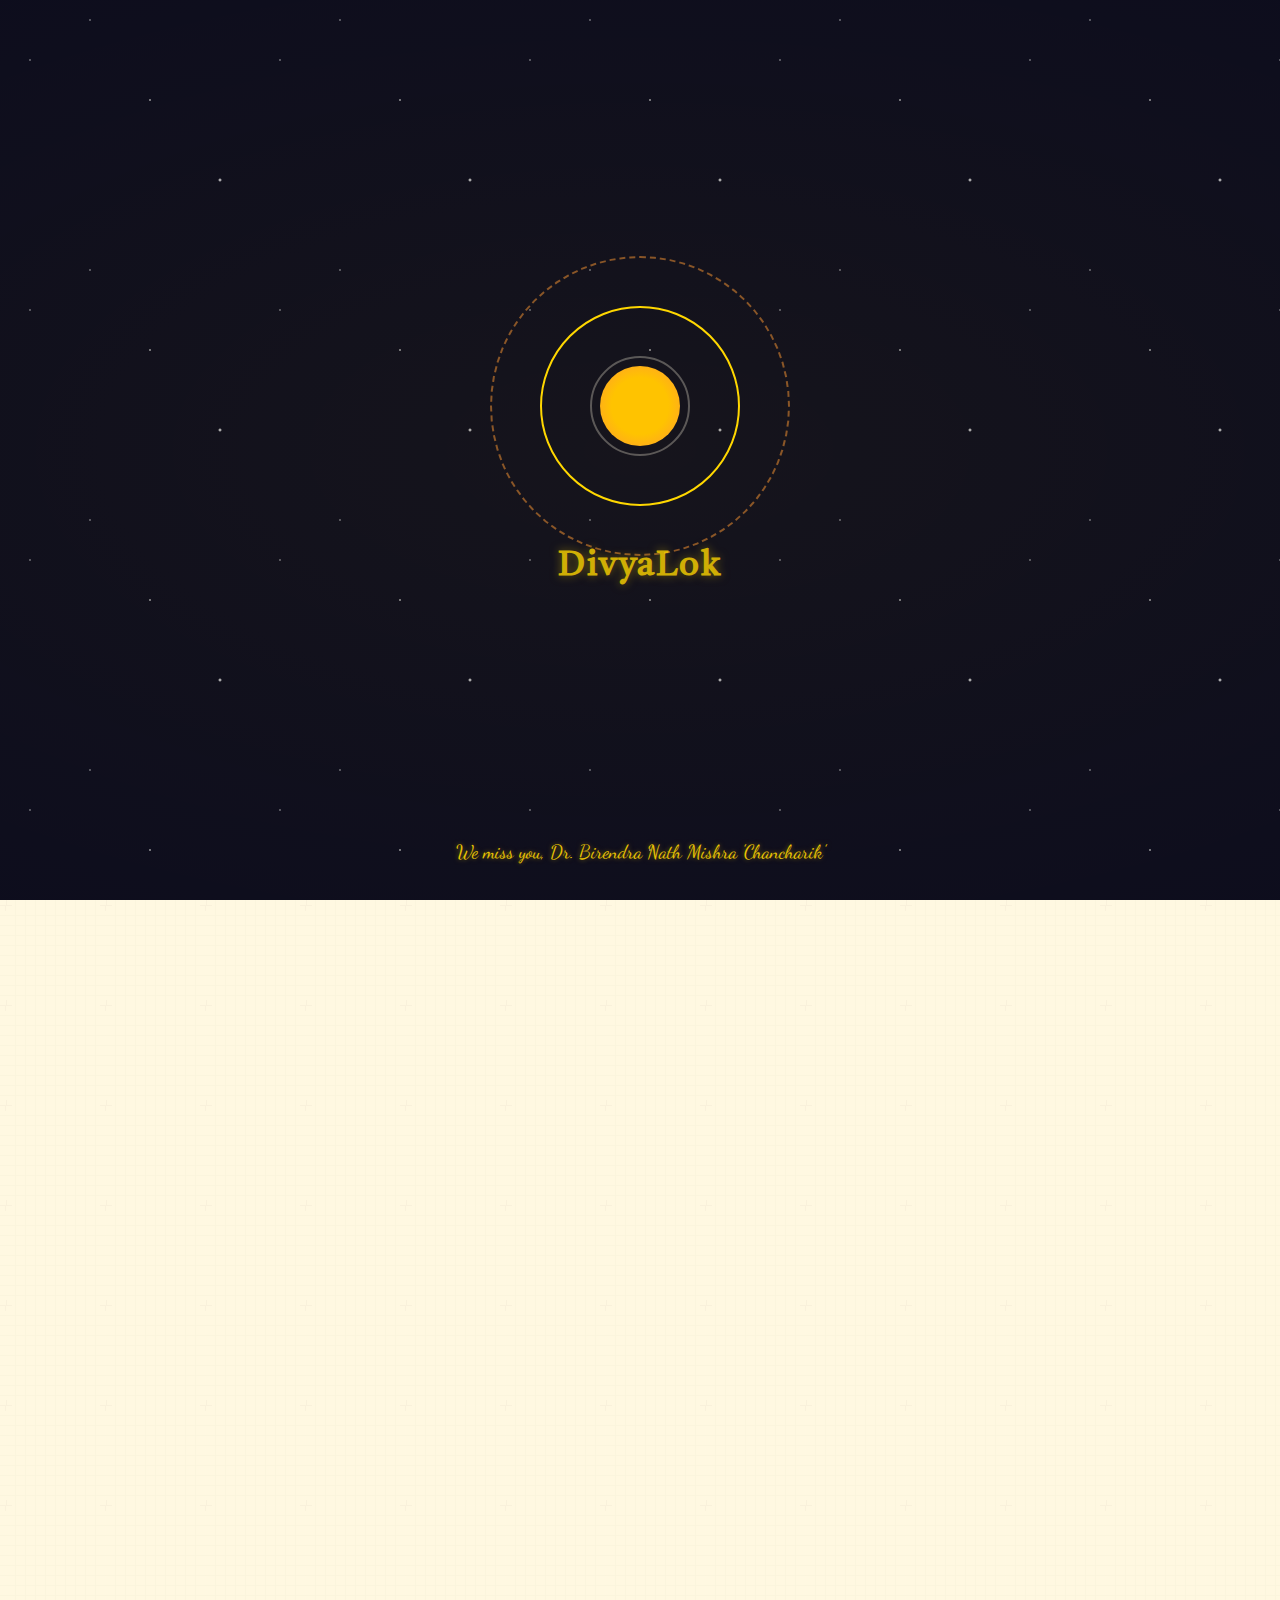
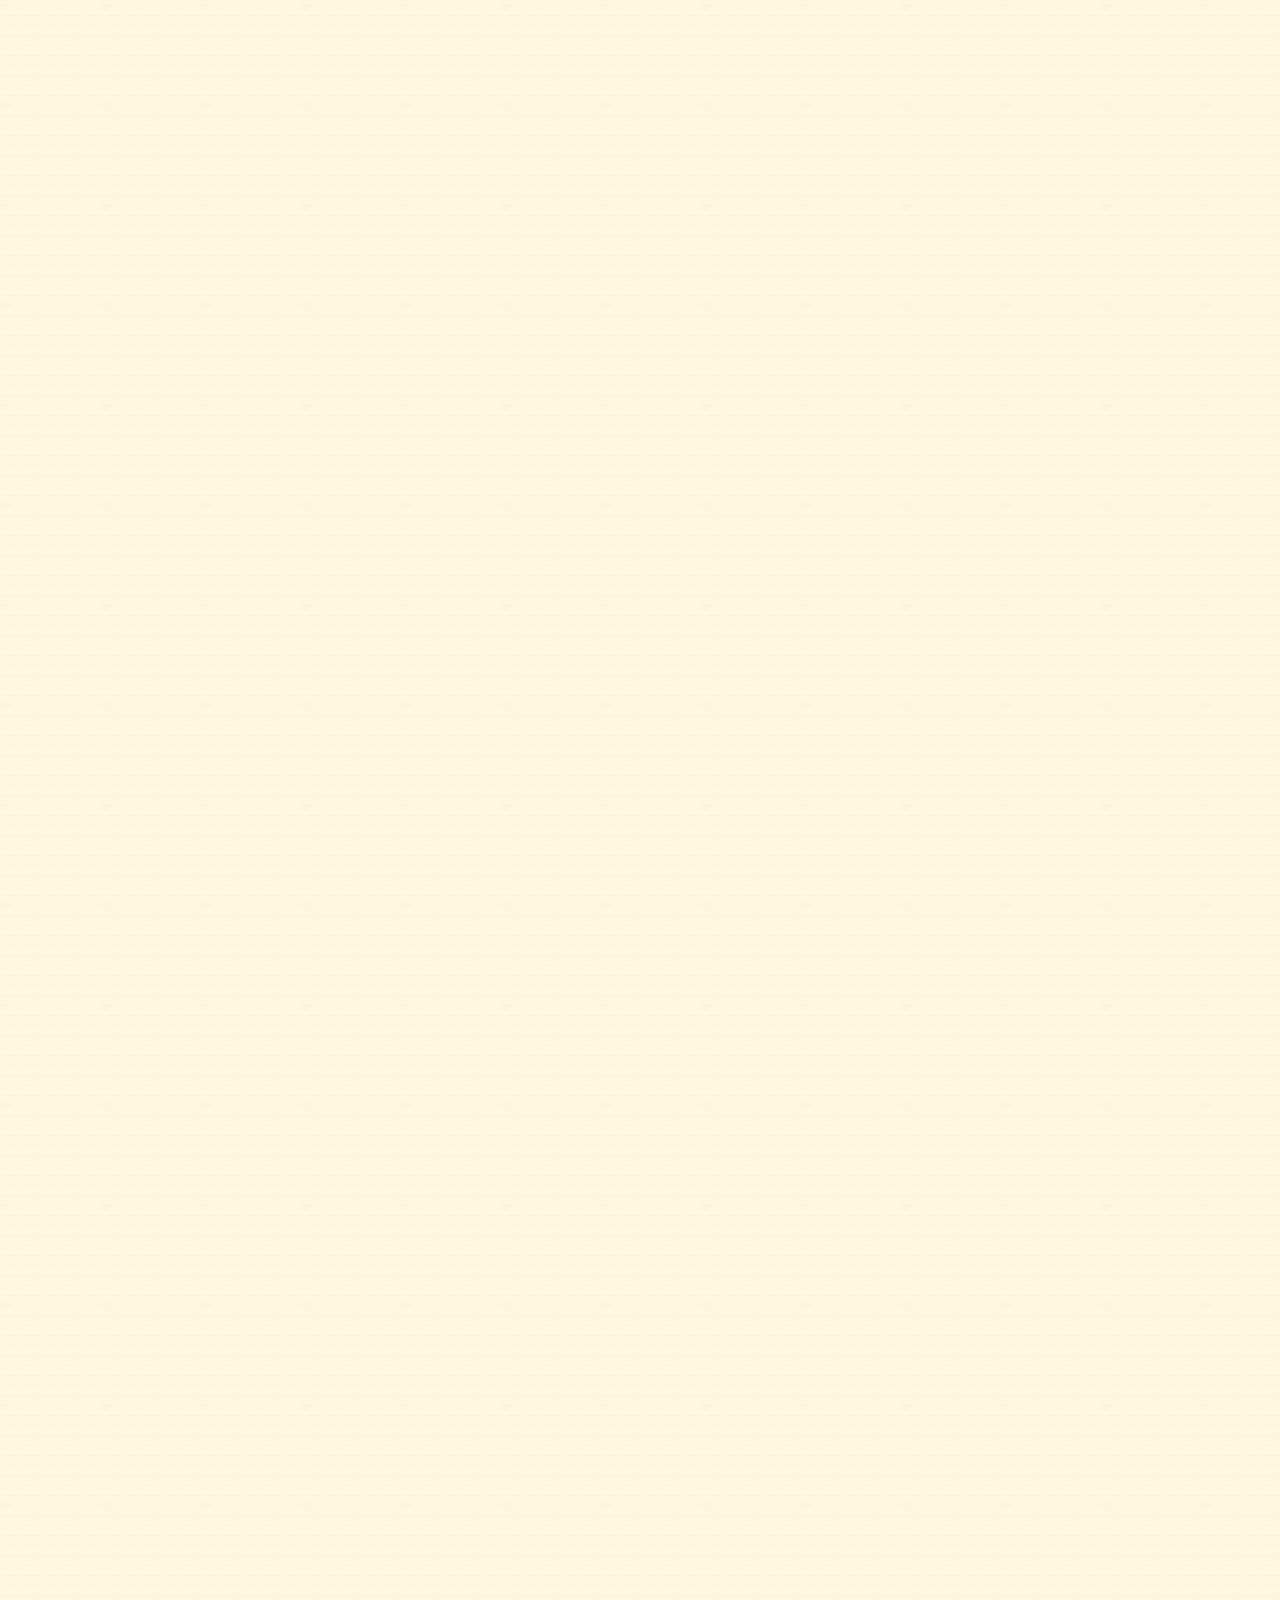
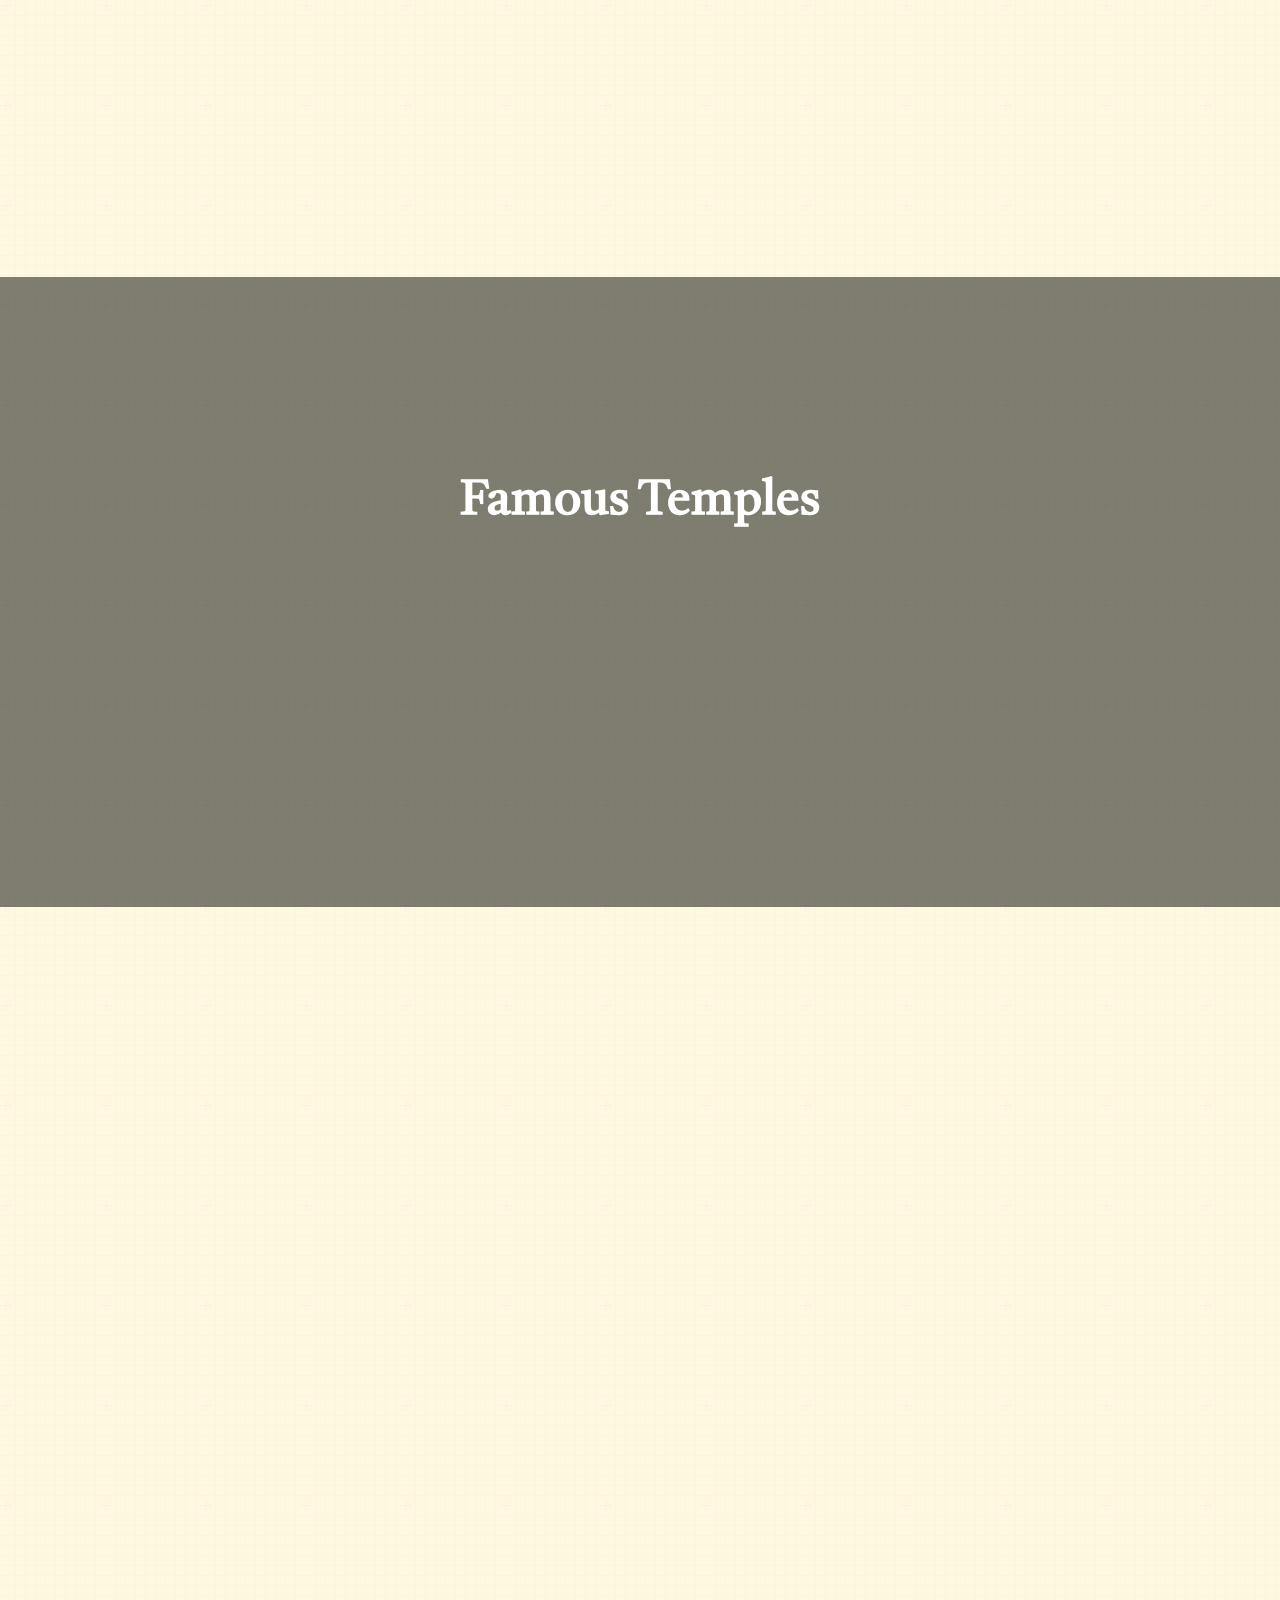
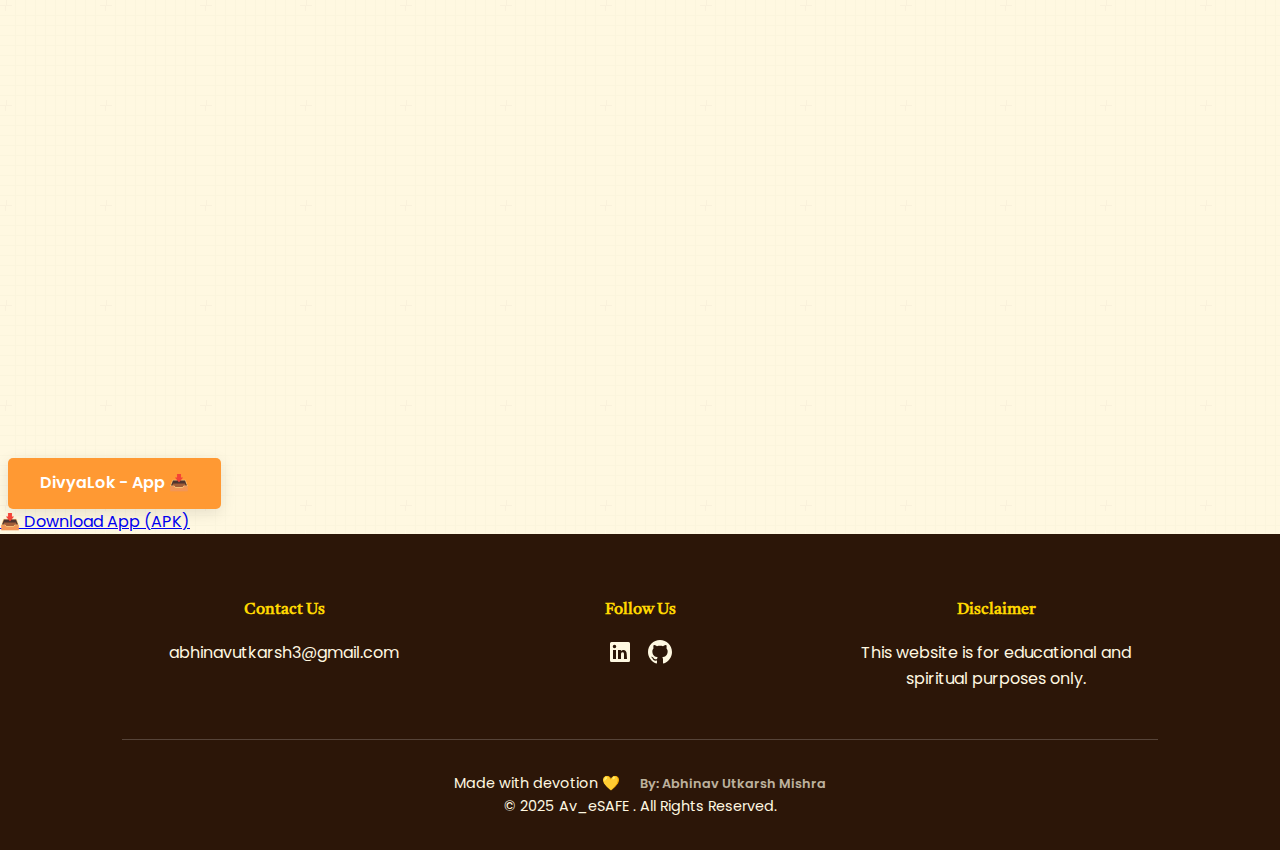
<file: index.html>
<!DOCTYPE html>
<html lang="en">
<head>
    <meta charset="UTF-8">
    <meta name="viewport" content="width=device-width, initial-scale=1.0">
    <meta name="description" content="Explore Sanatan Dharma (Hinduism), the eternal path. Discover its rich culture, deities like Shiva and Vishnu, sacred scriptures, festivals, and philosophy.">
    <title>Sanatan Dharma - The Eternal Path</title>

    <!-- Google Fonts -->
    <link rel="preconnect" href="https://fonts.googleapis.com">
    <link rel="preconnect" href="https://fonts.gstatic.com" crossorigin>
    <link href="https://fonts.googleapis.com/css2?family=Dancing+Script:wght@700&family=Poppins:wght@300;400;600;700&family=Tiro+Devanagari+Sanskrit:ital@0;1&display=swap" rel="stylesheet">

    <!-- AOS (Animate on Scroll) Library -->
    <link href="https://unpkg.com/aos@2.3.1/dist/aos.css" rel="stylesheet">

    <!-- Custom Stylesheet -->
    <link rel="stylesheet" href="style.css">

    <!-- Favicon -->
    <link rel="icon" href="data:image/svg+xml,<svg xmlns=%22http://www.w3.org/2000/svg%22 viewBox=%220 0 100 100%22><text y=%22.9em%22 font-size=%2290%22>🕉️</text></svg>">
</head>
<body>

    <!-- Pre-loader -->
    <div id="preloader">
        <div class="mandala-loader">
            <div class="mandala-ring"></div>
            <div class="mandala-ring"></div>
            <div class="mandala-ring"></div>
            <div class="mandala-core"></div>
        </div>
        <p class="preloader-text" data-lang-key="preloaderText"></p>
        <p class="preloader-dedication">We miss you, Dr. Birendra Nath Mishra 'Chancharik'</p>
    </div>

    <!-- Header & Navigation -->
    <header id="header">
        <nav class="container">
            <a href="index.html" class="logo-container">
                <span class="logo-main">
                    <span class="logo-icon">🕉️</span><span class="logo-text">DivyaLok</span>
                </span>
                <span class="logo-sub">Eternal soul - Rooted in Sanatan Dharma</span>
                <span class="logo-author" data-lang-key="footerAuthor">By: Abhinav Utkarsh Mishra</span>
            </a>
            <div class="nav-menu">
                <ul class="nav-links">
                    <li><a href="#about" data-lang-key="navAbout">About</a></li>
                    <li><a href="#deities" data-lang-key="navDeities">Deities</a></li>
                    <li><a href="#scriptures" data-lang-key="navScriptures">Scriptures</a></li>
                    <li><a href="#festivals" data-lang-key="navFestivals">Festivals</a></li>
                    <li><a href="#temples" data-lang-key="navTemples">Temples</a></li>
                    <li><a href="#blog" data-lang-key="navBlog">Blog</a></li>
                </ul>
                <button id="lang-toggle" class="lang-btn">हिन्दी</button>
            </div>
            <div class="hamburger">
                <span></span>
                <span></span>
                <span></span>
            </div>
        </nav>
    </header>

    <main>
        <!-- Hero Section -->
        <section id="hero">
            <div class="hero-background">
                <div class="sun"></div>
                <div class="parallax-mountains">
                    <div class="mountain-layer" id="mountain-3" data-speed="-5"></div>
                    <div class="mountain-layer" id="mountain-2" data-speed="10"></div>
                    <div class="mountain-layer" id="mountain-1" data-speed="25"></div>
                </div>
            </div>
            <div class="hero-content container" data-aos="fade-in">
                <h1 class="sanskrit-heading" data-lang-key="heroTitle">Welcome to the Eternal Path</h1>
                <h2 data-lang-key="heroSubtitle">Sanatan Dharma</h2>
                <p data-lang-key="heroDescription">Discover the Roots of Hindu Culture, Beliefs, and Traditions</p>
                <div class="cta-buttons">
                    <a href="#scriptures" class="btn" data-lang-key="heroBtn1">Explore Scriptures</a>
                    <a href="darshan.html" class="btn" data-lang-key="heroBtn2">Darshan</a>
                </div>
            </div>
        </section>

        <!-- About Section -->
        <section id="about" class="container" data-aos="fade-up">
            <h2 class="section-title" data-lang-key="aboutTitle">What is Sanatan Dharma?</h2>
            <div class="about-content">
                <p data-lang-key="aboutText">
                    Sanatan Dharma, often translated as the "Eternal Religion," is the indigenous name for Hinduism. It signifies a timeless, universal set of principles and truths. It is not founded by a single person but is a result of the collective wisdom of ancient sages and seers. Key concepts include <span class="highlight">Dharma</span> (righteous conduct), <span class="highlight">Karma</span> (the law of cause and effect), <span class="highlight">Samsara</span> (the cycle of birth, death, and reincarnation), and <span class="highlight">Moksha</span> (liberation from the cycle).
                </p>
                <!-- TODO: Create a philosophy.html page -->
                <a href="#about" class="read-more" data-lang-key="aboutLink">Explore Philosophy →</a>
            </div>
        </section>

        <!-- Major Gods & Goddesses Section -->
        <section id="deities" class="container" data-aos="fade-up">
            <h2 class="section-title" data-lang-key="deitiesTitle">Major Gods & Goddesses</h2>
            <div class="deity-grid">
                <!-- Deity cards will be dynamically inserted here by script.js -->
            </div>
        </section>

        <!-- Scriptures Section -->
        <section id="scriptures" class="container" data-aos="fade-up">
            <h2 class="section-title" data-lang-key="scripturesTitle">Sacred Scriptures</h2>
            <div class="scripture-tabs">
                <div class="tab-buttons">
                    <button class="tab-btn active" data-tab="vedas" data-lang-key="scriptureTab1">Vedas</button>
                    <button class="tab-btn" data-tab="upanishads" data-lang-key="scriptureTab2">Upanishads</button>
                    <button class="tab-btn" data-tab="ramayana" data-lang-key="scriptureTab3">Ramayana</button>
                    <button class="tab-btn" data-tab="mahabharata" data-lang-key="scriptureTab4">Mahabharata</button>
                    <button class="tab-btn" data-tab="gita" data-lang-key="scriptureTab5">Bhagavad Gita</button>
                </div>
                <div class="tab-content-wrapper">
                    <div id="vedas" class="tab-content active" data-aos="fade-in">
                        <h3 data-lang-key="vedasTitle">The Vedas</h3>
                        <p data-lang-key="vedasDesc">The most ancient Hindu scriptures, a large body of religious texts originating in ancient India. Composed in Vedic Sanskrit, the texts constitute the oldest layer of Sanskrit literature and the oldest scriptures of Hinduism.</p>
                        <div class="scripture-list">
                            <h4 data-lang-key="vedasListTitle">The Four Vedas:</h4>
                            <ul class="clickable-list">
                                <li><a href="scripture-details.html?name=rigveda" data-lang-key="veda1">Rigveda</a></li>
                                <li><a href="scripture-details.html?name=yajurveda" data-lang-key="veda2">Yajurveda</a></li>
                                <li><a href="scripture-details.html?name=samaveda" data-lang-key="veda3">Samaveda</a></li>
                                <li><a href="scripture-details.html?name=atharvaveda" data-lang-key="veda4">Atharvaveda</a></li>
                            </ul>
                        </div>
                        <!-- <a href="scripture-details.html?name=vedas" class="read-more" data-lang-key="readMore">Read More →</a> -->
                    </div>
                    <div id="upanishads" class="tab-content" data-aos="fade-in">
                        <h3 data-lang-key="upanishadsTitle">The Upanishads</h3>
                        <p data-lang-key="upanishadsDesc">A collection of texts of religious and philosophical nature, written in India probably between c. 800 BCE and c. 500 BCE, during a time when Indian society started to question the traditional Vedic religious order.</p>
                        <div class="scripture-list">
                            <h4 data-lang-key="upanishadsListTitle">Principal Upanishads:</h4>
                            <ul>
                                <li data-lang-key="upanishad1">Isha</li>
                                <li data-lang-key="upanishad2">Kena</li>
                                <li data-lang-key="upanishad3">Katha</li>
                                <li data-lang-key="upanishad4">Prashna</li>
                                <li data-lang-key="upanishad5">Mundaka</li>
                                <li data-lang-key="upanishad6">Mandukya</li>
                            </ul>
                        </div>
                        <a href="scripture-details.html?name=upanishads" class="read-more" data-lang-key="readMore">Read More →</a>
                    </div>
                    <div id="ramayana" class="tab-content" data-aos="fade-in">
                        <h3 data-lang-key="ramayanaTitle">The Ramayana</h3>
                        <p data-lang-key="ramayanaDesc">An ancient Indian epic poem which narrates the struggle of the divine prince Rama to rescue his wife Sita from the demon king Ravana. It explores human values and the concept of dharma.</p>
                        <div class="scripture-list">
                            <h4 data-lang-key="ramayanaListTitle">The Seven Kandas (Books):</h4>
                            <ul>
                                <li data-lang-key="kanda1">Bala Kanda</li>
                                <li data-lang-key="kanda2">Ayodhya Kanda</li>
                                <li data-lang-key="kanda3">Aranya Kanda</li>
                                <li data-lang-key="kanda4">Kishkindha Kanda</li>
                                <li data-lang-key="kanda5">Sundara Kanda</li>
                                <li data-lang-key="kanda6">Yuddha Kanda</li>
                                <li data-lang-key="kanda7">Uttara Kanda</li>
                            </ul>
                        </div>
                        <a href="scripture-details.html?name=ramayana" class="read-more" data-lang-key="readMore">Read More →</a>
                    </div>
                    <div id="mahabharata" class="tab-content" data-aos="fade-in">
                        <h3 data-lang-key="mahabharataTitle">The Mahabharata</h3>
                        <p data-lang-key="mahabharataDesc">One of the two major Sanskrit epics of ancient India. It is an epic narrative of the Kurukshetra War and the fates of the Kaurava and the Pandava princes.</p>
                        <div class="scripture-list">
                            <h4 data-lang-key="mahabharataListTitle">The Eighteen Parvas (Books):</h4>
                            <ul>
                                <li data-lang-key="parva1">Adi Parva</li>
                                <li data-lang-key="parva2">Sabha Parva</li>
                                <li data-lang-key="parva3">Vana Parva</li>
                                <li data-lang-key="parva4">Virata Parva</li>
                                <li data-lang-key="parva5">Udyoga Parva</li>
                                <li data-lang-key="parva6">...and more</li>
                            </ul>
                        </div>
                        <a href="scripture-details.html?name=mahabharata" class="read-more" data-lang-key="readMore">Read More →</a>
                    </div>
                    <div id="gita" class="tab-content" data-aos="fade-in">
                        <h3 data-lang-key="gitaTitle">The Bhagavad Gita</h3>
                        <p data-lang-key="gitaDesc">A 700-verse Hindu scripture that is part of the epic Mahabharata, it presents a synthesis of Hindu ideas about dharma, theistic bhakti, and the yogic paths to moksha.</p>
                        <div class="scripture-list">
                            <h4 data-lang-key="gitaListTitle">Key Concepts:</h4>
                            <ul>
                                <li data-lang-key="gitaConcept1">Karma Yoga</li>
                                <li data-lang-key="gitaConcept2">Jnana Yoga</li>
                                <li data-lang-key="gitaConcept3">Bhakti Yoga</li>
                                <li data-lang-key="gitaConcept4">Dharma</li>
                                <li data-lang-key="gitaConcept5">Moksha</li>
                            </ul>
                        </div>
                        <!-- <a href="scripture-details.html?name=gita" class="read-more" data-lang-key="readMore">Read More →</a> -->
                    </div>
                </div>
            </div>
        </section>

        <!-- Festivals Section -->
        <section id="festivals" class="container" data-aos="fade-up">
            <h2 class="section-title" data-lang-key="festivalsTitle">Festivals & Rituals</h2>
            <div class="timeline">
                <div class="timeline-item" data-aos="fade-right">
                    <div class="timeline-icon">🪔</div>
                    <div class="timeline-content">
                        <h3 data-lang-key="diwaliTitle">Diwali</h3>
                        <p data-lang-key="diwaliDesc">The festival of lights, symbolizing the victory of light over darkness, good over evil, and knowledge over ignorance.</p>
                    </div>
                </div>
                <div class="timeline-item" data-aos="fade-left">
                    <div class="timeline-icon">🎨</div>
                    <div class="timeline-content">
                        <h3 data-lang-key="holiTitle">Holi</h3>
                        <p data-lang-key="holiDesc">The festival of colors, celebrating the arrival of spring and the triumph of good over evil. A day of joyful celebration.</p>
                    </div>
                </div>
                <div class="timeline-item" data-aos="fade-right">
                    <div class="timeline-icon">🔱</div>
                    <div class="timeline-content">
                        <h3 data-lang-key="navratriTitle">Navratri</h3>
                        <p data-lang-key="navratriDesc">A nine-night festival dedicated to the worship of the goddess Durga, celebrating her victory over the demon Mahishasura.</p>
                    </div>
                </div>
                 <div class="timeline-item" data-aos="fade-left">
                    <div class="timeline-icon">🦚</div>
                    <div class="timeline-content">
                        <h3 data-lang-key="janmashtamiTitle">Janmashtami</h3>
                        <p data-lang-key="janmashtamiDesc">Celebrates the birth of Lord Krishna, an avatar of Vishnu. It involves fasting, singing, and dramatic enactments.</p>
                    </div>
                </div>
            </div>
        </section>

        <!-- Temples Section (Parallax) -->
        <section id="temples" class="parallax-section" style="background-image: url('images/temple-bg.jpg');">
            <div class="parallax-content container">
                <h2 data-lang-key="templesTitle">Famous Temples</h2>
                <div class="temple-grid">
                    <div class="temple-card" data-aos="fade-up" data-aos-delay="100">
                        <h3 data-lang-key="temple1Name">Kashi Vishwanath</h3>
                        <a href="temple-details.html?temple=kashi" class="btn" data-lang-key="templeBtn">Know More</a>
                    </div>
                    <div class="temple-card" data-aos="fade-up" data-aos-delay="200">
                        <h3 data-lang-key="temple2Name">Kedarnath</h3>
                        <a href="temple-details.html?temple=kedarnath" class="btn" data-lang-key="templeBtn">Know More</a>
                    </div>
                    <div class="temple-card" data-aos="fade-up" data-aos-delay="300">
                        <h3 data-lang-key="temple3Name">Tirupati Balaji</h3>
                        <a href="temple-details.html?temple=tirupati" class="btn" data-lang-key="templeBtn">Know More</a>
                    </div>
                </div>
            </div>
        </section>

        <!-- Daily Mantras Section -->
        <section id="mantras" class="container" data-aos="fade-up">
            <h2 class="section-title" data-lang-key="mantrasTitle">Daily Prayers & Mantras</h2>
            <div class="mantra-display">
                <div class="mantra-card" data-aos="zoom-in">
                    <h3 data-lang-key="gayatriTitle">Gayatri Mantra</h3>
                    <audio id="gayatri-audio" src="audio/gayatri.mp3" preload="none"></audio>
                    <p class="mantra-text" id="gayatri-mantra"></p>
                    <button class="btn-audio" data-lang-key="playAudio" data-audio-id="gayatri-audio">Play Audio 🔊</button>
                </div>
                <div class="mantra-card" data-aos="zoom-in" data-aos-delay="200">
                    <h3 data-lang-key="mahamrityunjayaTitle">Mahamrityunjaya Mantra</h3>
                    <audio id="mahamrityunjaya-audio" src="audio/mahamrityunjaya.mp3" preload="none"></audio>
                    <p class="mantra-text" id="mahamrityunjaya-mantra"></p>
                    <button class="btn-audio" data-lang-key="playAudio" data-audio-id="mahamrityunjaya-audio">Play Audio 🔊</button>
                </div>
            </div>
        </section>

        <!-- Blog Section -->
        <section id="blog" class="container" data-aos="fade-up">
            <h2 class="section-title" data-lang-key="blogTitle">Articles & Insights</h2>
            <div class="blog-grid">
                <div class="blog-card" data-aos="fade-up" data-aos-delay="100">
                    <img src="images/Meditation.jfif" alt="Blog Image">
                    <div class="blog-card-content">
                        <h3 data-lang-key="blog1Title">Benefits of Meditation</h3>
                        <p data-lang-key="blog1Desc">Explore how daily meditation can bring peace, clarity, and spiritual growth into your life.</p>
                        <!-- <a href="#" class="read-more" data-lang-key="readArticle">Read Article →</a> -->
                    </div>
                </div>
                <div class="blog-card" data-aos="fade-up" data-aos-delay="200">
                    <img src="images/Rudraksha.jpg" alt="Blog Image">
                    <div class="blog-card-content">
                        <h3 data-lang-key="blog2Title">The Spiritual Meaning of Rudraksha</h3>
                        <p data-lang-key="blog2Desc">Understand the significance of Rudraksha beads and their connection to Lord Shiva.</p>
                        <!-- <a href="#" class="read-more" data-lang-key="readArticle">Read Article →</a> -->
                    </div>
                </div>
                <div class="blog-card" data-aos="fade-up" data-aos-delay="300">
                    <img src="images/Fasting.jfif" alt="Blog Image">
                    <div class="blog-card-content">
                        <h3 data-lang-key="blog3Title">Why Fasting is Done on Ekadashi</h3>
                        <p data-lang-key="blog3Desc">Learn about the scientific and spiritual reasons behind the sacred practice of fasting on Ekadashi.</p>
                        <!-- <a href="#" class="read-more" data-lang-key="readArticle">Read Article →</a> -->
                    </div>
                </div>
            </div>
        </section>

    </main>
    <div class="cta-buttons">
                    <a href="https://drive.google.com/uc?export=download&id=1iDFjBypgLVX1nbfptXTMJstl0ZIjT_7C" class="btn" download>DivyaLok - App 📥</a>
                </div>
<a href="https://yourdomain.com/downloads/myapp.apk" class="download-btn" download>
    📥 Download App (APK)
  </a>
    <!-- Footer -->
    <footer>
        <div class="container">
            <div class="footer-content">
                <div class="footer-section">
                    <h4 data-lang-key="footerContact">Contact Us</h4>
                    <p><a href="mailto:abhinavutkarsh3@gmail.com" class="footer-link">abhinavutkarsh3@gmail.com</a></p>
                </div>
                <div class="footer-section">
                    <h4 data-lang-key="footerFollow">Follow Us</h4>
                    <div class="social-icons">
                        <!-- TODO: Add actual social media URLs -->
                        <a href="#" target="_blank" aria-label="LinkedIn"><svg xmlns="http://www.w3.org/2000/svg" viewBox="0 0 24 24" fill="currentColor"><path d="M20.5 2h-17A1.5 1.5 0 002 3.5v17A1.5 1.5 0 003.5 22h17a1.5 1.5 0 001.5-1.5v-17A1.5 1.5 0 0020.5 2zM8 19H5v-9h3zM6.5 8.25A1.75 1.75 0 118.25 6.5 1.75 1.75 0 016.5 8.25zM19 19h-3v-4.74c0-1.42-.6-1.93-1.38-1.93A1.62 1.62 0 0013 14.19V19h-3v-9h2.9v1.3a3.11 3.11 0 012.7-1.4c1.55 0 3.1 1.16 3.1 3.99z"></path></svg></a>
                        <a href="#" target="_blank" aria-label="GitHub"><svg xmlns="http://www.w3.org/2000/svg" viewBox="0 0 24 24" fill="currentColor"><path d="M12 0c-6.626 0-12 5.373-12 12 0 5.302 3.438 9.8 8.207 11.387.599.111.793-.261.793-.577v-2.234c-3.338.726-4.033-1.416-4.033-1.416-.546-1.387-1.333-1.756-1.333-1.756-1.089-.745.083-.729.083-.729 1.205.084 1.839 1.237 1.839 1.237 1.07 1.834 2.807 1.304 3.492.997.107-.775.418-1.305.762-1.604-2.665-.305-5.467-1.334-5.467-5.931 0-1.311.469-2.381 1.236-3.221-.124-.303-.535-1.524.117-3.176 0 0 1.008-.322 3.301 1.23.957-.266 1.983-.399 3.003-.404 1.02.005 2.047.138 3.006.404 2.291-1.552 3.297-1.23 3.297-1.23.653 1.653.242 2.874.118 3.176.77.84 1.235 1.91 1.235 3.221 0 4.609-2.807 5.624-5.479 5.921.43.372.823 1.102.823 2.222v3.293c0 .319.192.694.801.576C20.566 21.797 24 17.3 24 12c0-6.627-5.373-12-12-12z"></path></svg></a>
                    </div>
                </div>
                <div class="footer-section">
                    <h4 data-lang-key="footerDisclaimer">Disclaimer</h4>
                    <p data-lang-key="footerDisclaimerText">This website is for educational and spiritual purposes only.</p>
                </div>
            </div>
            <div class="footer-bottom">
                <p>
                    <span data-lang-key="footerDevotion">Made with devotion 💛</span>
                    <span class="author-credit" data-lang-key="footerAuthor">By: Abhinav Utkarsh Mishra</span>
                </p>
                <p data-lang-key="footerRights">&copy; 2025 Av_eSAFE . All Rights Reserved.</p>
            </div>
        </div>
    </footer>

    <!-- Scripts -->
    <script src="https://unpkg.com/aos@2.3.1/dist/aos.js"></script>
    <script src="script.js"></script>
    <script src="https://bots.easy-peasy.ai/chat.min.js" data-chat-url="https://bots.easy-peasy.ai/bot/d7237456-8aee-47fb-ad93-5c3b31eb4bda" data-btn-position="bottom-right" data-widget-btn-color="#f4ae17 " defer> </script>
</body>

</html>
</file>
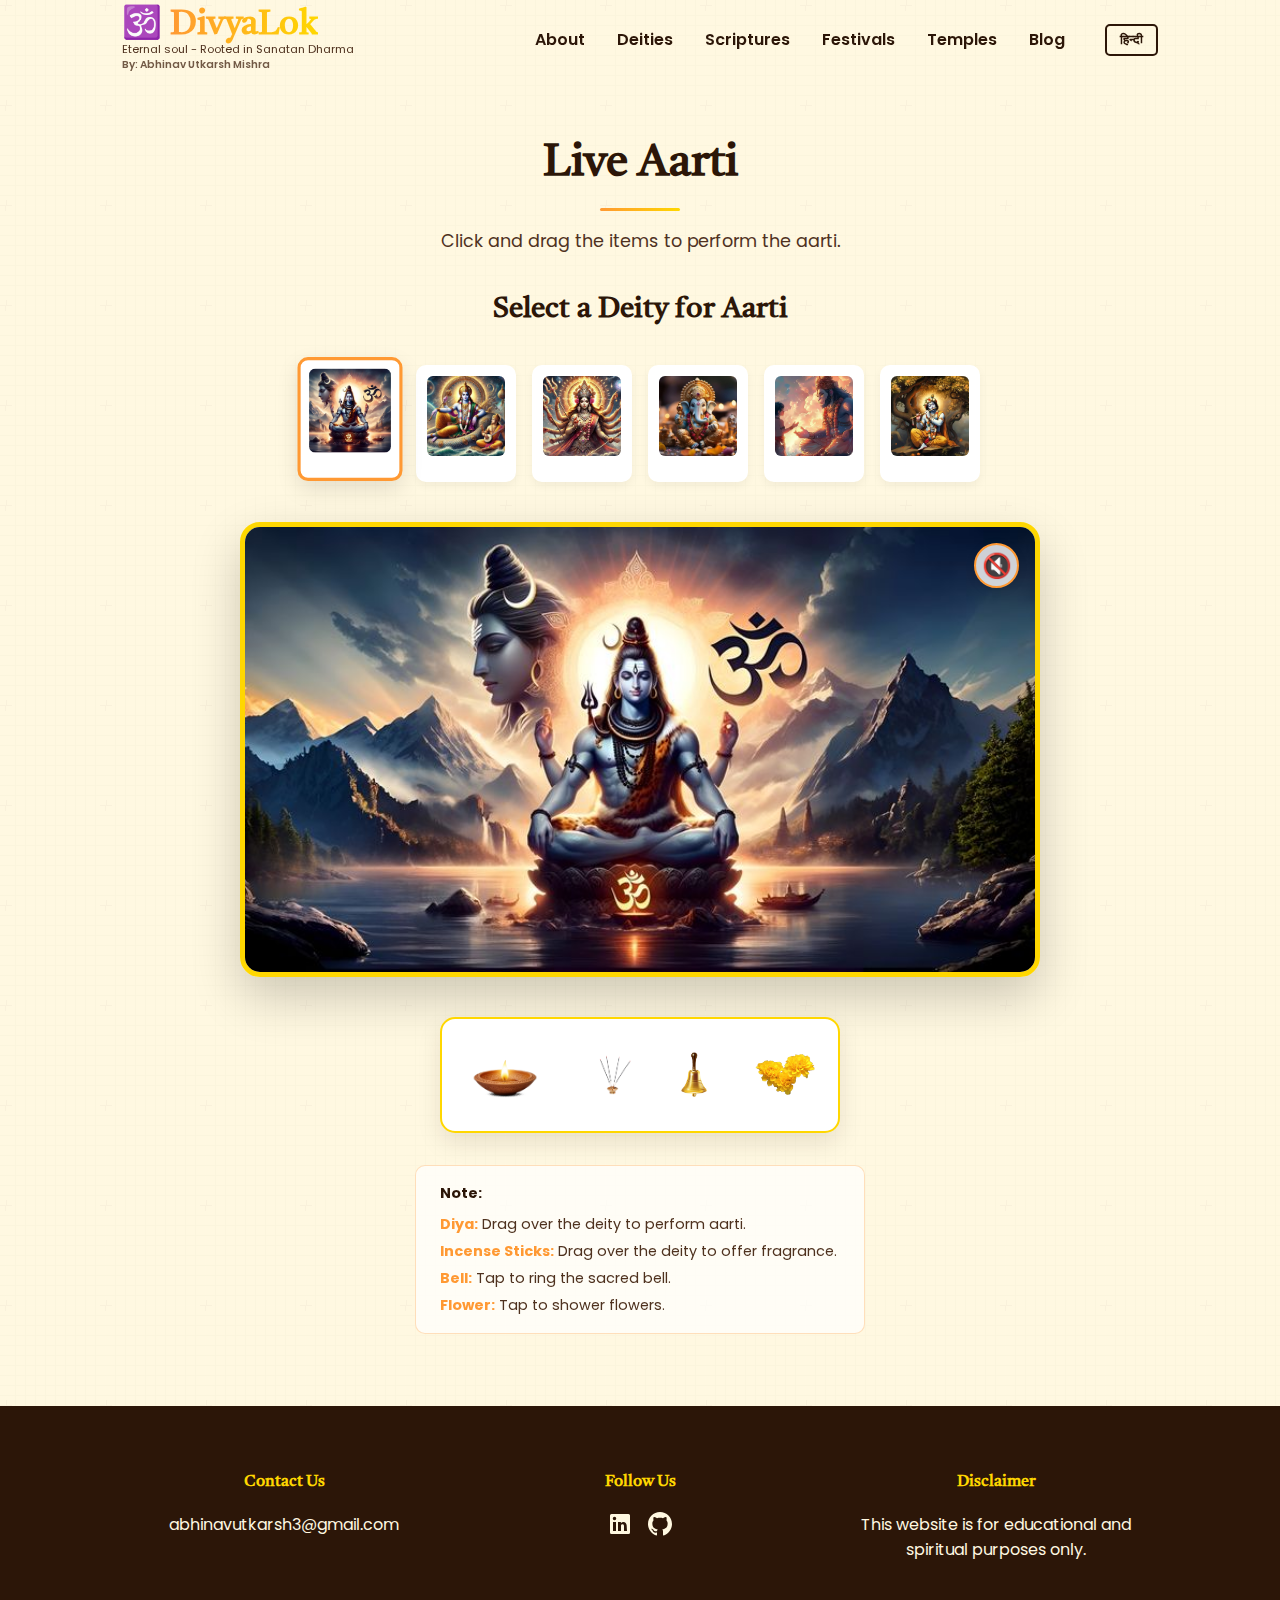
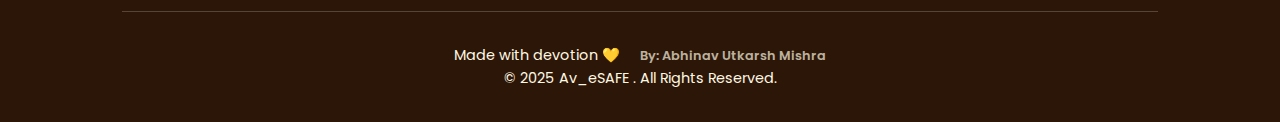
<file: aarti.html>
<!DOCTYPE html>
<html lang="en">
<head>
    <meta charset="UTF-8">
    <meta name="viewport" content="width=device-width, initial-scale=1.0">
    <title>Live Aarti - Sanatan Dharma</title>

    <!-- Google Fonts -->
    <link rel="preconnect" href="https://fonts.googleapis.com">
    <link rel="preconnect" href="https://fonts.gstatic.com" crossorigin>
    <link href="https://fonts.googleapis.com/css2?family=Poppins:wght@300;400;600;700&family=Tiro+Devanagari+Sanskrit:ital@0;1&display=swap" rel="stylesheet">

    <!-- AOS (Animate on Scroll) Library -->
    <link href="https://unpkg.com/aos@2.3.1/dist/aos.css" rel="stylesheet">

    <!-- Custom Stylesheet -->
    <link rel="stylesheet" href="style.css">

    <!-- Favicon -->
    <link rel="icon" href="data:image/svg+xml,<svg xmlns=%22http://www.w3.org/2000/svg%22 viewBox=%220 0 100 100%22><text y=%22.9em%22 font-size=%2290%22>🕉️</text></svg>">
</head>
<body>

    <!-- Header & Navigation -->
    <header id="header">
        <nav class="container">
            <a href="index.html" class="logo-container">
                <span class="logo-main">
                    <span class="logo-icon">🕉️</span><span class="logo-text">DivyaLok</span>
                </span>
                <span class="logo-sub">Eternal soul - Rooted in Sanatan Dharma</span>
                <span class="logo-author" data-lang-key="footerAuthor">By: Abhinav Utkarsh Mishra</span>
            </a>
            <div class="nav-menu">
                <ul class="nav-links">
                    <li><a href="index.html#about" data-lang-key="navAbout">About</a></li>
                    <li><a href="index.html#deities" data-lang-key="navDeities">Deities</a></li>
                    <li><a href="index.html#scriptures" data-lang-key="navScriptures">Scriptures</a></li>
                    <li><a href="index.html#festivals" data-lang-key="navFestivals">Festivals</a></li>
                    <li><a href="index.html#temples" data-lang-key="navTemples">Temples</a></li>
                    <li><a href="index.html#blog" data-lang-key="navBlog">Blog</a></li>
                </ul>
                <button id="lang-toggle" class="lang-btn">हिन्दी</button>
            </div>
            <div class="hamburger">
                <span></span>
                <span></span>
                <span></span>
            </div>
        </nav>
    </header>

    <main>
        <!-- Aarti Section -->
        <section id="aarti-section" class="container">
            <h1 class="section-title" data-lang-key="aartiPageTitle">Live Aarti</h1>
            <p class="aarti-instruction" data-lang-key="aartiInstruction">Click and drag the items to perform the aarti.</p>

            <!-- Deity Selector -->
            <h2 class="deity-selector-title" data-lang-key="aartiSelectDeity">Select a Deity</h2>
            <div class="deity-selector-grid" data-aos="fade-up"></div>

            <div id="aarti-container" data-aos="zoom-in" data-aos-delay="200">
                <button id="aarti-mute-btn" class="aarti-control-btn"></button>
                <!-- The deity image is now a real <img> tag to allow the container to resize -->
                <img id="aarti-deity-image" class="aarti-deity-image" src="" alt="Selected Deity for Aarti">
            </div>

            <!-- Aarti Audio Player -->
            <audio id="aarti-audio" loop></audio>
            <audio id="bell-audio" src="audio/aarti/bell.mp3" preload="auto"></audio>

            <!-- Puja Tray for draggable items -->
            <div class="puja-tray" data-aos="fade-up" data-aos-delay="300">
                <img src="images/Aarti/Diya.png" id="diya" class="puja-item" alt="Diya">
                <img src="images/Aarti/Incense Sticks.png" id="incense-stick" class="puja-item" alt="Incense Stick">
                <img src="images/Aarti/Bell.png" id="puja-bell" alt="Puja Bell">
                <img src="images/Aarti/Flower.png" id="flower-shower-btn" alt="Flower Shower">
            </div>

            <!-- Aarti Usage Notes -->
            <div class="aarti-notes" data-aos="fade-up">
                <h4 data-lang-key="aartiNoteTitle"></h4>
                <ul>
                    <li data-lang-key="aartiNoteDiya"></li>
                    <li data-lang-key="aartiNoteSticks"></li>
                    <li data-lang-key="aartiNoteBell"></li>
                    <li data-lang-key="aartiNoteFlower"></li>
                </ul>
            </div>
        </section>
    </main>

    <!-- Footer -->
    <footer>
        <div class="container">
            <div class="footer-content">
                <div class="footer-section">
                    <h4 data-lang-key="footerContact">Contact Us</h4>
                    <p><a href="mailto:abhinavutkarsh3@gmail.com" class="footer-link">abhinavutkarsh3@gmail.com</a></p>
                </div>
                <div class="footer-section">
                    <h4 data-lang-key="footerFollow">Follow Us</h4>
                    <div class="social-icons">
                        <a href="#" target="_blank" aria-label="LinkedIn"><svg xmlns="http://www.w3.org/2000/svg" viewBox="0 0 24 24" fill="currentColor"><path d="M20.5 2h-17A1.5 1.5 0 002 3.5v17A1.5 1.5 0 003.5 22h17a1.5 1.5 0 001.5-1.5v-17A1.5 1.5 0 0020.5 2zM8 19H5v-9h3zM6.5 8.25A1.75 1.75 0 118.25 6.5 1.75 1.75 0 016.5 8.25zM19 19h-3v-4.74c0-1.42-.6-1.93-1.38-1.93A1.62 1.62 0 0013 14.19V19h-3v-9h2.9v1.3a3.11 3.11 0 012.7-1.4c1.55 0 3.1 1.16 3.1 3.99z"></path></svg></a>
                        <a href="#" target="_blank" aria-label="GitHub"><svg xmlns="http://www.w3.org/2000/svg" viewBox="0 0 24 24" fill="currentColor"><path d="M12 0c-6.626 0-12 5.373-12 12 0 5.302 3.438 9.8 8.207 11.387.599.111.793-.261.793-.577v-2.234c-3.338.726-4.033-1.416-4.033-1.416-.546-1.387-1.333-1.756-1.333-1.756-1.089-.745.083-.729.083-.729 1.205.084 1.839 1.237 1.839 1.237 1.07 1.834 2.807 1.304 3.492.997.107-.775.418-1.305.762-1.604-2.665-.305-5.467-1.334-5.467-5.931 0-1.311.469-2.381 1.236-3.221-.124-.303-.535-1.524.117-3.176 0 0 1.008-.322 3.301 1.23.957-.266 1.983-.399 3.003-.404 1.02.005 2.047.138 3.006.404 2.291-1.552 3.297-1.23 3.297-1.23.653 1.653.242 2.874.118 3.176.77.84 1.235 1.91 1.235 3.221 0 4.609-2.807 5.624-5.479 5.921.43.372.823 1.102.823 2.222v3.293c0 .319.192.694.801.576C20.566 21.797 24 17.3 24 12c0-6.627-5.373-12-12-12z"></path></svg></a>
                    </div>
                </div>
                <div class="footer-section">
                    <h4 data-lang-key="footerDisclaimer">Disclaimer</h4>
                    <p data-lang-key="footerDisclaimerText">This website is for educational and spiritual purposes only.</p>
                </div>
            </div>
            <div class="footer-bottom">
                <p>
                    <span data-lang-key="footerDevotion">Made with devotion 💛</span>
                    <span class="author-credit" data-lang-key="footerAuthor">By: Abhinav Utkarsh Mishra</span>
                </p>
                <p data-lang-key="footerRights">&copy; 2025 Av_eSAFE . All Rights Reserved.</p>
            </div>
        </div>
    </footer>

    <!-- Scripts -->
    <script src="https://unpkg.com/aos@2.3.1/dist/aos.js"></script>
    <script src="script.js"></script>
    <script src="https://bots.easy-peasy.ai/chat.min.js" data-chat-url="https://bots.easy-peasy.ai/bot/d7237456-8aee-47fb-ad93-5c3b31eb4bda" data-btn-position="bottom-right" data-widget-btn-color="#ffa11c " defer> </script></body>

</body>

</html>
</file>
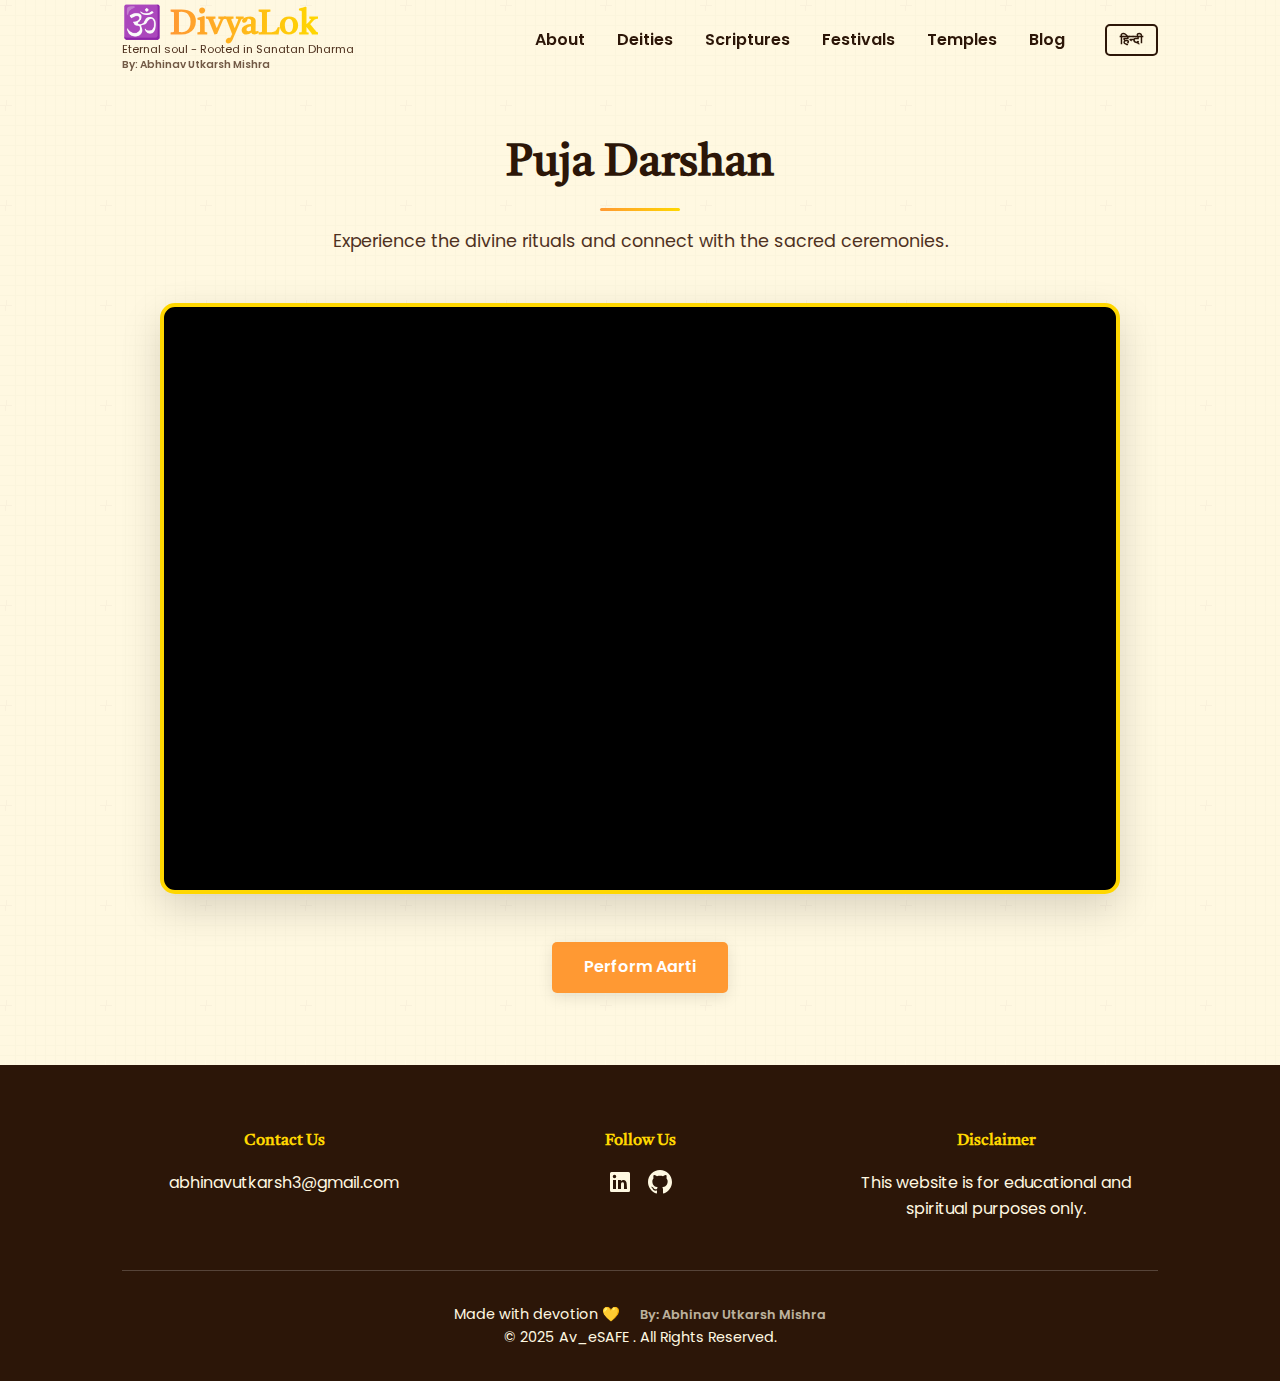
<file: darshan.html>
<!DOCTYPE html>
<html lang="en">
<head>
    <meta charset="UTF-8">
    <meta name="viewport" content="width=device-width, initial-scale=1.0">
    <title>Darshan - Sanatan Dharma</title>

    <!-- Google Fonts -->
    <link rel="preconnect" href="https://fonts.googleapis.com">
    <link rel="preconnect" href="https://fonts.gstatic.com" crossorigin>
    <link href="https://fonts.googleapis.com/css2?family=Poppins:wght@300;400;600;700&family=Tiro+Devanagari+Sanskrit:ital@0;1&display=swap" rel="stylesheet">

    <!-- AOS (Animate on Scroll) Library -->
    <link href="https://unpkg.com/aos@2.3.1/dist/aos.css" rel="stylesheet">

    <!-- Custom Stylesheet -->
    <link rel="stylesheet" href="style.css">

    <!-- Favicon -->
    <link rel="icon" href="data:image/svg+xml,<svg xmlns=%22http://www.w3.org/2000/svg%22 viewBox=%220 0 100 100%22><text y=%22.9em%22 font-size=%2290%22>🕉️</text></svg>">
</head>
<body>

    <!-- Header & Navigation -->
    <header id="header">
        <nav class="container">
            <a href="index.html" class="logo-container">
                <span class="logo-main">
                    <span class="logo-icon">🕉️</span><span class="logo-text">DivyaLok</span>
                </span>
                <span class="logo-sub">Eternal soul - Rooted in Sanatan Dharma</span>
                <span class="logo-author" data-lang-key="footerAuthor">By: Abhinav Utkarsh Mishra</span>
            </a>
            <div class="nav-menu">
                <ul class="nav-links">
                    <li><a href="index.html#about" data-lang-key="navAbout">About</a></li>
                    <li><a href="index.html#deities" data-lang-key="navDeities">Deities</a></li>
                    <li><a href="index.html#scriptures" data-lang-key="navScriptures">Scriptures</a></li>
                    <li><a href="index.html#festivals" data-lang-key="navFestivals">Festivals</a></li>
                    <li><a href="index.html#temples" data-lang-key="navTemples">Temples</a></li>
                    <li><a href="index.html#blog" data-lang-key="navBlog">Blog</a></li>
                </ul>
                <button id="lang-toggle" class="lang-btn">हिन्दी</button>
            </div>
            <div class="hamburger">
                <span></span>
                <span></span>
                <span></span>
            </div>
        </nav>
    </header>

    <main>
        <!-- Darshan Video Section -->
        <section id="darshan-hero" class="container">
            <h1 class="section-title" data-lang-key="darshanTitle">Puja Darshan</h1>
            <p class="darshan-subtitle" data-lang-key="darshanSubtitle">Experience the divine rituals and connect with the sacred ceremonies.</p>
            <div class="video-container" data-aos="fade-up">
                <iframe src="https://www.youtube.com/embed/sfULEEzBUmE?autoplay=1&mute=1&loop=1&playlist=sfULEEzBUmE&controls=0&showinfo=0&rel=0" title="YouTube video player" frameborder="0" allow="accelerometer; autoplay; clipboard-write; encrypted-media; gyroscope; picture-in-picture" allowfullscreen></iframe>
            </div>
            <div class="aarti-button-container">
                <a href="aarti.html" class="btn" data-lang-key="aartiBtn">Perform Aarti</a>
            </div>
        </section>
    </main>

    <!-- Footer -->
    <footer>
        <div class="container">
            <div class="footer-content">
                <div class="footer-section">
                    <h4 data-lang-key="footerContact">Contact Us</h4>
                    <p><a href="mailto:abhinavutkarsh3@gmail.com" class="footer-link">abhinavutkarsh3@gmail.com</a></p>
                </div>
                <div class="footer-section">
                    <h4 data-lang-key="footerFollow">Follow Us</h4>
                    <div class="social-icons">
                        <a href="#" target="_blank" aria-label="LinkedIn"><svg xmlns="http://www.w3.org/2000/svg" viewBox="0 0 24 24" fill="currentColor"><path d="M20.5 2h-17A1.5 1.5 0 002 3.5v17A1.5 1.5 0 003.5 22h17a1.5 1.5 0 001.5-1.5v-17A1.5 1.5 0 0020.5 2zM8 19H5v-9h3zM6.5 8.25A1.75 1.75 0 118.25 6.5 1.75 1.75 0 016.5 8.25zM19 19h-3v-4.74c0-1.42-.6-1.93-1.38-1.93A1.62 1.62 0 0013 14.19V19h-3v-9h2.9v1.3a3.11 3.11 0 012.7-1.4c1.55 0 3.1 1.16 3.1 3.99z"></path></svg></a>
                        <a href="#" target="_blank" aria-label="GitHub"><svg xmlns="http://www.w3.org/2000/svg" viewBox="0 0 24 24" fill="currentColor"><path d="M12 0c-6.626 0-12 5.373-12 12 0 5.302 3.438 9.8 8.207 11.387.599.111.793-.261.793-.577v-2.234c-3.338.726-4.033-1.416-4.033-1.416-.546-1.387-1.333-1.756-1.333-1.756-1.089-.745.083-.729.083-.729 1.205.084 1.839 1.237 1.839 1.237 1.07 1.834 2.807 1.304 3.492.997.107-.775.418-1.305.762-1.604-2.665-.305-5.467-1.334-5.467-5.931 0-1.311.469-2.381 1.236-3.221-.124-.303-.535-1.524.117-3.176 0 0 1.008-.322 3.301 1.23.957-.266 1.983-.399 3.003-.404 1.02.005 2.047.138 3.006.404 2.291-1.552 3.297-1.23 3.297-1.23.653 1.653.242 2.874.118 3.176.77.84 1.235 1.91 1.235 3.221 0 4.609-2.807 5.624-5.479 5.921.43.372.823 1.102.823 2.222v3.293c0 .319.192.694.801.576C20.566 21.797 24 17.3 24 12c0-6.627-5.373-12-12-12z"></path></svg></a>
                    </div>
                </div>
                <div class="footer-section">
                    <h4 data-lang-key="footerDisclaimer">Disclaimer</h4>
                    <p data-lang-key="footerDisclaimerText">This website is for educational and spiritual purposes only.</p>
                </div>
            </div>
            <div class="footer-bottom">
                <p>
                    <span data-lang-key="footerDevotion">Made with devotion 💛</span>
                    <span class="author-credit" data-lang-key="footerAuthor">By: Abhinav Utkarsh Mishra</span>
                </p>
                <p data-lang-key="footerRights">&copy; 2025 Av_eSAFE . All Rights Reserved.</p>
            </div>
        </div>
    </footer>

    <!-- Scripts -->
    <script src="https://unpkg.com/aos@2.3.1/dist/aos.js"></script>
    <script src="script.js"></script>
    <script src="https://bots.easy-peasy.ai/chat.min.js" data-chat-url="https://bots.easy-peasy.ai/bot/d7237456-8aee-47fb-ad93-5c3b31eb4bda" data-btn-position="bottom-right" data-widget-btn-color="#ffa11c " defer> </script></body>

</body>

</html>
</file>
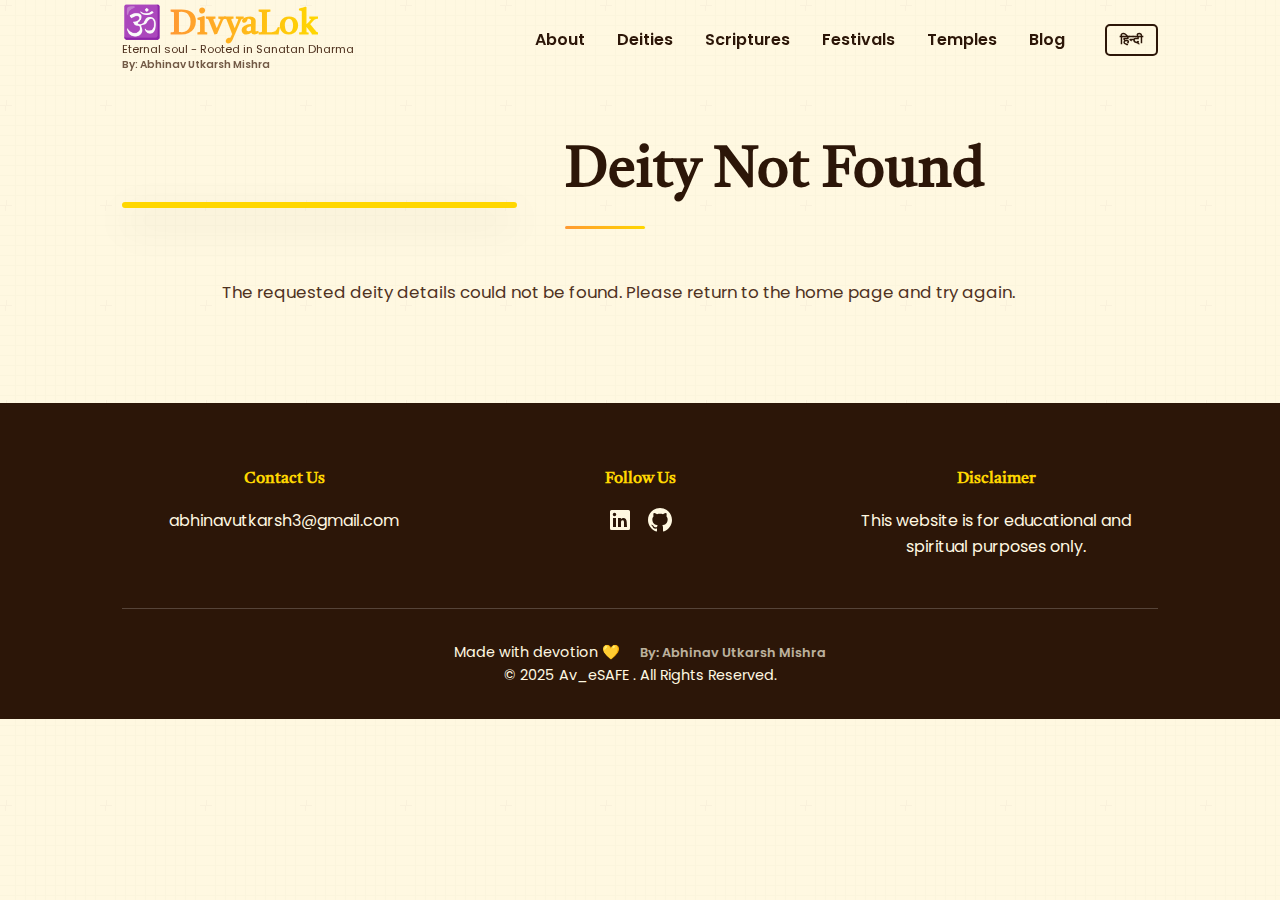
<file: deity-details.html>
<!DOCTYPE html>
<html lang="en">
<head>
    <meta charset="UTF-8">
    <meta name="viewport" content="width=device-width, initial-scale=1.0">
    <meta name="description" content=""> <!-- This will be populated by JavaScript -->
    <!-- Title and Meta Description will be set by JS -->
    <title>Deity Details - DivyaLok</title>

    <!-- Google Fonts -->
    <link rel="preconnect" href="https://fonts.googleapis.com">
    <link rel="preconnect" href="https://fonts.gstatic.com" crossorigin>
    <link href="https://fonts.googleapis.com/css2?family=Poppins:wght@300;400;600;700&family=Tiro+Devanagari+Sanskrit:ital@0;1&display=swap" rel="stylesheet">

    <!-- AOS (Animate on Scroll) Library -->
    <link href="https://unpkg.com/aos@2.3.1/dist/aos.css" rel="stylesheet">

    <!-- Custom Stylesheet -->
    <link rel="stylesheet" href="style.css">

    <!-- Favicon -->
    <link rel="icon" href="data:image/svg+xml,<svg xmlns=%22http://www.w3.org/2000/svg%22 viewBox=%220 0 100 100%22><text y=%22.9em%22 font-size=%2290%22>🕉️</text></svg>">
</head>
<body>

    <!-- Header & Navigation -->
    <header id="header">
        <nav class="container">
            <a href="index.html" class="logo-container">
                <span class="logo-main">
                    <span class="logo-icon">🕉️</span><span class="logo-text">DivyaLok</span>
                </span>
                <span class="logo-sub">Eternal soul - Rooted in Sanatan Dharma</span>
                <span class="logo-author" data-lang-key="footerAuthor">By: Abhinav Utkarsh Mishra</span>
            </a>
            <div class="nav-menu">
                <ul class="nav-links">
                    <li><a href="index.html#about" data-lang-key="navAbout">About</a></li>
                    <li><a href="index.html#deities" data-lang-key="navDeities">Deities</a></li>
                    <li><a href="index.html#scriptures" data-lang-key="navScriptures">Scriptures</a></li>
                    <li><a href="index.html#festivals" data-lang-key="navFestivals">Festivals</a></li>
                    <li><a href="index.html#temples" data-lang-key="navTemples">Temples</a></li>
                    <li><a href="index.html#blog" data-lang-key="navBlog">Blog</a></li>
                </ul>
                <button id="lang-toggle" class="lang-btn">हिन्दी</button>
            </div>
            <div class="hamburger">
                <span></span>
                <span></span>
                <span></span>
            </div>
        </nav>
    </header>

    <main>
        <!-- Deity Hero Section -->
        <section id="deity-hero" class="container">
            <div class="deity-image-container" data-aos="fade-right">
                <img id="deity-image" alt=""> <!-- src and alt will be set by JS -->
            </div>
            <div class="deity-intro-text" data-aos="fade-left">
                <h1 id="deity-name" class="section-title"></h1>
                <p id="deity-subtitle" class="deity-subtitle"></p>
            </div>
        </section>

        <!-- Deity Content Section -->
        <section class="deity-content-section container">
            <div class="deity-about" data-aos="fade-up">
                <h2 id="deity-about-title"></h2>
                <p id="deity-about-text"></p>
            </div>
            <div class="deity-history" data-aos="fade-up" data-aos-delay="200">
                <h2 id="deity-history-title"></h2>
                <p id="deity-history-text"></p>
            </div>
        </section>
    </main>

    <!-- Footer -->
    <footer>
        <div class="container">
            <div class="footer-content">
                <div class="footer-section">
                    <h4 data-lang-key="footerContact">Contact Us</h4>
                    <p><a href="mailto:abhinavutkarsh3@gmail.com" class="footer-link">abhinavutkarsh3@gmail.com</a></p>
                </div>
                <div class="footer-section">
                    <h4 data-lang-key="footerFollow">Follow Us</h4>
                    <div class="social-icons">
                        <a href="#" target="_blank" aria-label="LinkedIn"><svg xmlns="http://www.w3.org/2000/svg" viewBox="0 0 24 24" fill="currentColor"><path d="M20.5 2h-17A1.5 1.5 0 002 3.5v17A1.5 1.5 0 003.5 22h17a1.5 1.5 0 001.5-1.5v-17A1.5 1.5 0 0020.5 2zM8 19H5v-9h3zM6.5 8.25A1.75 1.75 0 118.25 6.5 1.75 1.75 0 016.5 8.25zM19 19h-3v-4.74c0-1.42-.6-1.93-1.38-1.93A1.62 1.62 0 0013 14.19V19h-3v-9h2.9v1.3a3.11 3.11 0 012.7-1.4c1.55 0 3.1 1.16 3.1 3.99z"></path></svg></a>
                        <a href="#" target="_blank" aria-label="GitHub"><svg xmlns="http://www.w3.org/2000/svg" viewBox="0 0 24 24" fill="currentColor"><path d="M12 0c-6.626 0-12 5.373-12 12 0 5.302 3.438 9.8 8.207 11.387.599.111.793-.261.793-.577v-2.234c-3.338.726-4.033-1.416-4.033-1.416-.546-1.387-1.333-1.756-1.333-1.756-1.089-.745.083-.729.083-.729 1.205.084 1.839 1.237 1.839 1.237 1.07 1.834 2.807 1.304 3.492.997.107-.775.418-1.305.762-1.604-2.665-.305-5.467-1.334-5.467-5.931 0-1.311.469-2.381 1.236-3.221-.124-.303-.535-1.524.117-3.176 0 0 1.008-.322 3.301 1.23.957-.266 1.983-.399 3.003-.404 1.02.005 2.047.138 3.006.404 2.291-1.552 3.297-1.23 3.297-1.23.653 1.653.242 2.874.118 3.176.77.84 1.235 1.91 1.235 3.221 0 4.609-2.807 5.624-5.479 5.921.43.372.823 1.102.823 2.222v3.293c0 .319.192.694.801.576C20.566 21.797 24 17.3 24 12c0-6.627-5.373-12-12-12z"></path></svg></a>
                    </div>
                </div>
                <div class="footer-section">
                    <h4 data-lang-key="footerDisclaimer">Disclaimer</h4>
                    <p data-lang-key="footerDisclaimerText">This website is for educational and spiritual purposes only.</p>
                </div>
            </div>
            <div class="footer-bottom">
                <p>
                    <span data-lang-key="footerDevotion">Made with devotion 💛</span>
                    <span class="author-credit" data-lang-key="footerAuthor">By: Abhinav Utkarsh Mishra</span>
                </p>
                <p data-lang-key="footerRights">&copy; 2025 Av_eSAFE . All Rights Reserved.</p>
            </div>
        </div>
    </footer>

    <!-- Scripts -->
    <script src="https://unpkg.com/aos@2.3.1/dist/aos.js"></script>
    <script src="script.js"></script>
</body>
</html>
</file>
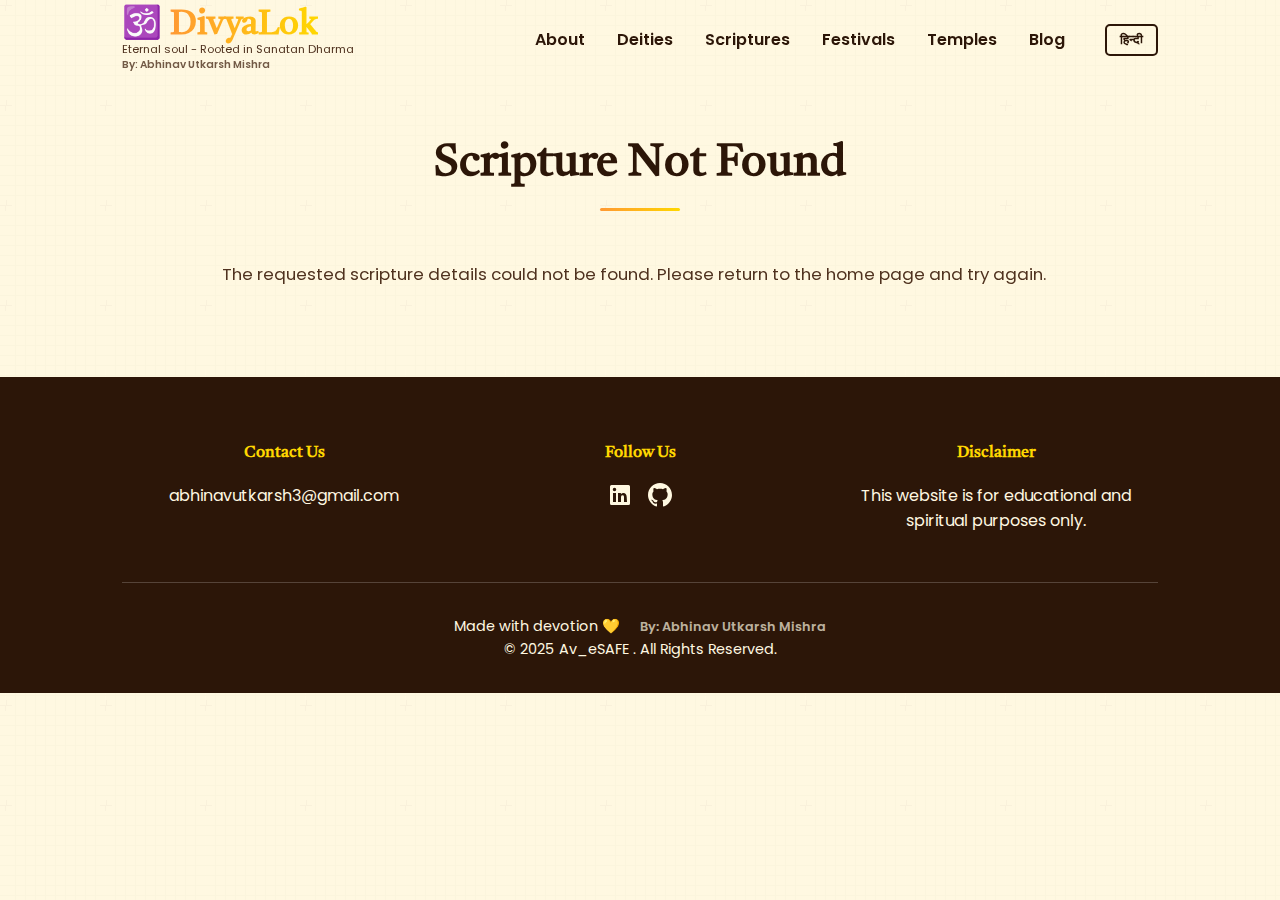
<file: scripture-details.html>
<!DOCTYPE html>
<html lang="en">
<head>
    <meta charset="UTF-8">
    <meta name="viewport" content="width=device-width, initial-scale=1.0">
    <title>Scripture Details - Sanatan Dharma</title>

    <!-- Google Fonts -->
    <link rel="preconnect" href="https://fonts.googleapis.com">
    <link rel="preconnect" href="https://fonts.gstatic.com" crossorigin>
    <link href="https://fonts.googleapis.com/css2?family=Poppins:wght@300;400;600;700&family=Tiro+Devanagari+Sanskrit:ital@0;1&display=swap" rel="stylesheet">

    <!-- AOS (Animate on Scroll) Library -->
    <link href="https://unpkg.com/aos@2.3.1/dist/aos.css" rel="stylesheet">

    <!-- Custom Stylesheet -->
    <link rel="stylesheet" href="style.css">

    <!-- Favicon -->
    <link rel="icon" href="data:image/svg+xml,<svg xmlns=%22http://www.w3.org/2000/svg%22 viewBox=%220 0 100 100%22><text y=%22.9em%22 font-size=%2290%22>🕉️</text></svg>">
</head>
<body>

    <!-- Header & Navigation -->
    <header id="header">
        <nav class="container">
            <a href="index.html" class="logo-container">
                <span class="logo-main">
                    <span class="logo-icon">🕉️</span><span class="logo-text">DivyaLok</span>
                </span>
                <span class="logo-sub">Eternal soul - Rooted in Sanatan Dharma</span>
                <span class="logo-author" data-lang-key="footerAuthor">By: Abhinav Utkarsh Mishra</span>
            </a>
            <div class="nav-menu">
                <ul class="nav-links">
                    <li><a href="index.html#about" data-lang-key="navAbout">About</a></li>
                    <li><a href="index.html#deities" data-lang-key="navDeities">Deities</a></li>
                    <li><a href="index.html#scriptures" data-lang-key="navScriptures">Scriptures</a></li>
                    <li><a href="index.html#festivals" data-lang-key="navFestivals">Festivals</a></li>
                    <li><a href="index.html#temples" data-lang-key="navTemples">Temples</a></li>
                    <li><a href="index.html#blog" data-lang-key="navBlog">Blog</a></li>
                </ul>
                <button id="lang-toggle" class="lang-btn">हिन्दी</button>
            </div>
            <div class="hamburger">
                <span></span>
                <span></span>
                <span></span>
            </div>
        </nav>
    </header>

    <main>
        <section id="scripture-details-section" class="container" data-aos="fade-up">
            <h1 id="scripture-title" class="section-title"></h1>
            <p id="scripture-subtitle" class="deity-subtitle"></p>
            <div id="scripture-content">
                <!-- Content will be populated by JS -->
            </div>
        </section>
    </main>

    <!-- Footer -->
    <footer>
        <div class="container">
            <div class="footer-content">
                <div class="footer-section">
                    <h4 data-lang-key="footerContact">Contact Us</h4>
                    <p><a href="mailto:abhinavutkarsh3@gmail.com" class="footer-link">abhinavutkarsh3@gmail.com</a></p>
                </div>
                <div class="footer-section">
                    <h4 data-lang-key="footerFollow">Follow Us</h4>
                    <div class="social-icons">
                        <a href="#" target="_blank" aria-label="LinkedIn"><svg xmlns="http://www.w3.org/2000/svg" viewBox="0 0 24 24" fill="currentColor"><path d="M20.5 2h-17A1.5 1.5 0 002 3.5v17A1.5 1.5 0 003.5 22h17a1.5 1.5 0 001.5-1.5v-17A1.5 1.5 0 0020.5 2zM8 19H5v-9h3zM6.5 8.25A1.75 1.75 0 118.25 6.5 1.75 1.75 0 016.5 8.25zM19 19h-3v-4.74c0-1.42-.6-1.93-1.38-1.93A1.62 1.62 0 0013 14.19V19h-3v-9h2.9v1.3a3.11 3.11 0 012.7-1.4c1.55 0 3.1 1.16 3.1 3.99z"></path></svg></a>
                        <a href="#" target="_blank" aria-label="GitHub"><svg xmlns="http://www.w3.org/2000/svg" viewBox="0 0 24 24" fill="currentColor"><path d="M12 0c-6.626 0-12 5.373-12 12 0 5.302 3.438 9.8 8.207 11.387.599.111.793-.261.793-.577v-2.234c-3.338.726-4.033-1.416-4.033-1.416-.546-1.387-1.333-1.756-1.333-1.756-1.089-.745.083-.729.083-.729 1.205.084 1.839 1.237 1.839 1.237 1.07 1.834 2.807 1.304 3.492.997.107-.775.418-1.305.762-1.604-2.665-.305-5.467-1.334-5.467-5.931 0-1.311.469-2.381 1.236-3.221-.124-.303-.535-1.524.117-3.176 0 0 1.008-.322 3.301 1.23.957-.266 1.983-.399 3.003-.404 1.02.005 2.047.138 3.006.404 2.291-1.552 3.297-1.23 3.297-1.23.653 1.653.242 2.874.118 3.176.77.84 1.235 1.91 1.235 3.221 0 4.609-2.807 5.624-5.479 5.921.43.372.823 1.102.823 2.222v3.293c0 .319.192.694.801.576C20.566 21.797 24 17.3 24 12c0-6.627-5.373-12-12-12z"></path></svg></a>
                    </div>
                </div>
                <div class="footer-section">
                    <h4 data-lang-key="footerDisclaimer">Disclaimer</h4>
                    <p data-lang-key="footerDisclaimerText">This website is for educational and spiritual purposes only.</p>
                </div>
            </div>
            <div class="footer-bottom">
                <p>
                    <span data-lang-key="footerDevotion">Made with devotion 💛</span>
                    <span class="author-credit" data-lang-key="footerAuthor">By: Abhinav Utkarsh Mishra</span>
                </p>
                <p data-lang-key="footerRights">&copy; 2025 Av_eSAFE . All Rights Reserved.</p>
            </div>
        </div>
    </footer>

    <!-- Scripts -->
    <script src="https://unpkg.com/aos@2.3.1/dist/aos.js"></script>
    <script src="script.js"></script>
</body>
</html>
</file>
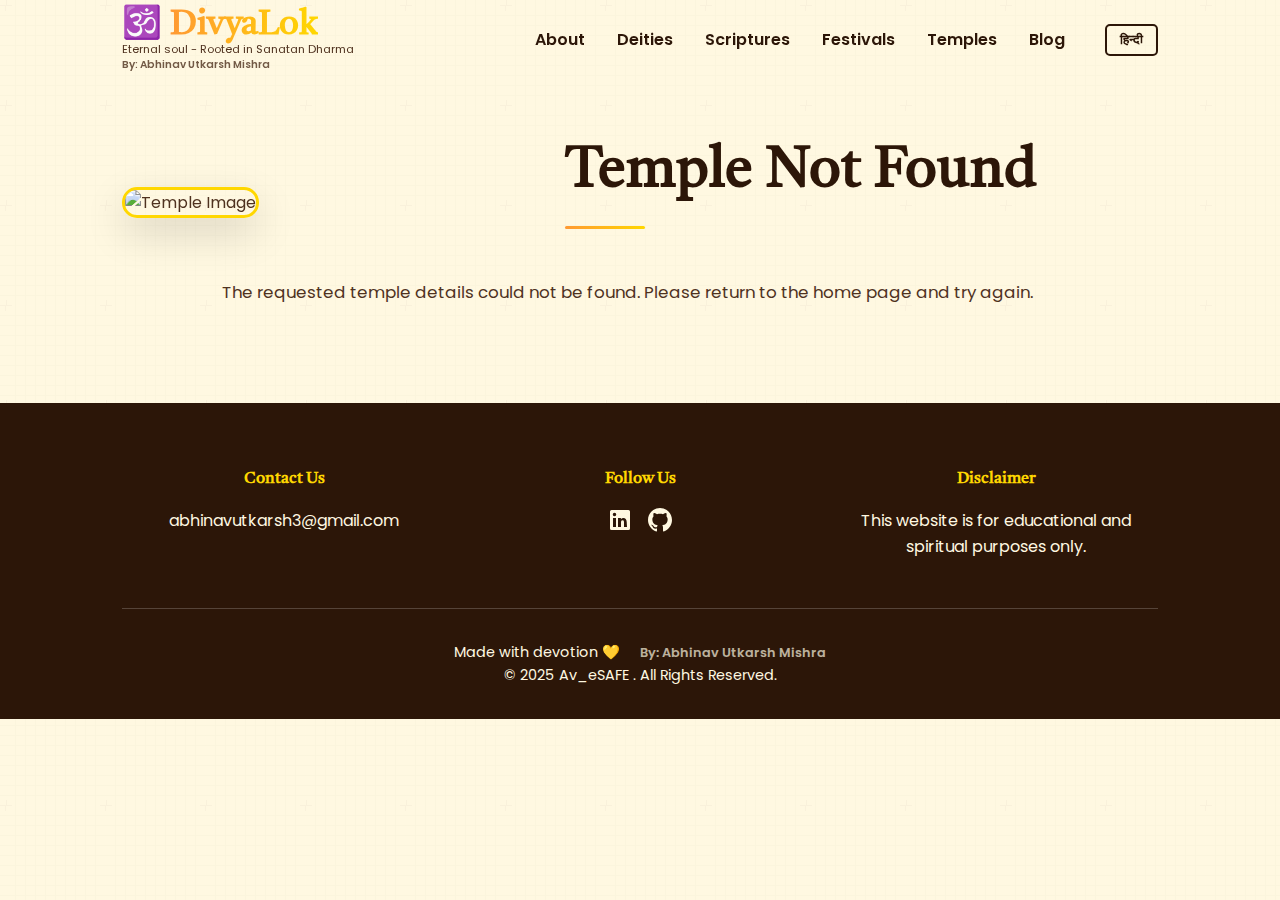
<file: temple-details.html>
<!DOCTYPE html>
<html lang="en">
<head>
    <meta charset="UTF-8">
    <meta name="viewport" content="width=device-width, initial-scale=1.0">
    <title>Temple Details - DivyaLok</title>

    <!-- Google Fonts -->
    <link rel="preconnect" href="https://fonts.googleapis.com">
    <link rel="preconnect" href="https://fonts.gstatic.com" crossorigin>
    <link href="https://fonts.googleapis.com/css2?family=Poppins:wght@300;400;600;700&family=Tiro+Devanagari+Sanskrit:ital@0;1&display=swap" rel="stylesheet">

    <!-- AOS (Animate on Scroll) Library -->
    <link href="https://unpkg.com/aos@2.3.1/dist/aos.css" rel="stylesheet">

    <!-- Custom Stylesheet -->
    <link rel="stylesheet" href="style.css">

    <!-- Favicon -->
    <link rel="icon" href="data:image/svg+xml,<svg xmlns=%22http://www.w3.org/2000/svg%22 viewBox=%220 0 100 100%22><text y=%22.9em%22 font-size=%2290%22>🕉️</text></svg>">
</head>
<body>

    <!-- Header & Navigation -->
    <header id="header">
        <nav class="container">
            <a href="index.html" class="logo-container">
                <span class="logo-main">
                    <span class="logo-icon">🕉️</span><span class="logo-text">DivyaLok</span>
                </span>
                <span class="logo-sub">Eternal soul - Rooted in Sanatan Dharma</span>
                <span class="logo-author" data-lang-key="footerAuthor">By: Abhinav Utkarsh Mishra</span>
            </a>
            <div class="nav-menu">
                <ul class="nav-links">
                    <li><a href="index.html#about" data-lang-key="navAbout">About</a></li>
                    <li><a href="index.html#deities" data-lang-key="navDeities">Deities</a></li>
                    <li><a href="index.html#scriptures" data-lang-key="navScriptures">Scriptures</a></li>
                    <li><a href="index.html#festivals" data-lang-key="navFestivals">Festivals</a></li>
                    <li><a href="index.html#temples" data-lang-key="navTemples">Temples</a></li>
                    <li><a href="index.html#blog" data-lang-key="navBlog">Blog</a></li>
                </ul>
                <button id="lang-toggle" class="lang-btn">हिन्दी</button>
            </div>
            <div class="hamburger">
                <span></span>
                <span></span>
                <span></span>
            </div>
        </nav>
    </header>

    <main>
        <!-- Using the same structure as deity pages for consistency -->
        <section id="deity-hero" class="container" data-aos="fade-in">
            <div class="deity-image-container">
                <!-- Image will be set by JS -->
                <img id="temple-image" alt="Temple Image">
            </div>
            <div class="deity-intro-text">
                <!-- Name will be set by JS -->
                <h1 id="temple-name" class="section-title"></h1>
                <!-- Location will be set by JS -->
                <p id="temple-location" class="deity-subtitle"></p>
            </div>
        </section>

        <section class="deity-content-section container">
            <div id="temple-importance" data-aos="fade-up">
                <h2 data-lang-key="templeImportanceTitle">Importance</h2>
                <!-- Importance text will be set by JS -->
                <p id="temple-importance-text"></p>
            </div>
            <div id="temple-history" class="deity-history" data-aos="fade-up" data-aos-delay="100">
                <h2 data-lang-key="templeHistoryTitle">History</h2>
                <!-- History text will be set by JS -->
                <p id="temple-history-text"></p>
            </div>
        </section>
    </main>

    <!-- Footer -->
    <footer>
        <div class="container">
            <div class="footer-content">
                <div class="footer-section">
                    <h4 data-lang-key="footerContact">Contact Us</h4>
                    <p><a href="mailto:abhinavutkarsh3@gmail.com" class="footer-link">abhinavutkarsh3@gmail.com</a></p>
                </div>
                <div class="footer-section">
                    <h4 data-lang-key="footerFollow">Follow Us</h4>
                    <div class="social-icons">
                        <a href="#" target="_blank" aria-label="LinkedIn"><svg xmlns="http://www.w3.org/2000/svg" viewBox="0 0 24 24" fill="currentColor"><path d="M20.5 2h-17A1.5 1.5 0 002 3.5v17A1.5 1.5 0 003.5 22h17a1.5 1.5 0 001.5-1.5v-17A1.5 1.5 0 0020.5 2zM8 19H5v-9h3zM6.5 8.25A1.75 1.75 0 118.25 6.5 1.75 1.75 0 016.5 8.25zM19 19h-3v-4.74c0-1.42-.6-1.93-1.38-1.93A1.62 1.62 0 0013 14.19V19h-3v-9h2.9v1.3a3.11 3.11 0 012.7-1.4c1.55 0 3.1 1.16 3.1 3.99z"></path></svg></a>
                        <a href="#" target="_blank" aria-label="GitHub"><svg xmlns="http://www.w3.org/2000/svg" viewBox="0 0 24 24" fill="currentColor"><path d="M12 0c-6.626 0-12 5.373-12 12 0 5.302 3.438 9.8 8.207 11.387.599.111.793-.261.793-.577v-2.234c-3.338.726-4.033-1.416-4.033-1.416-.546-1.387-1.333-1.756-1.333-1.756-1.089-.745.083-.729.083-.729 1.205.084 1.839 1.237 1.839 1.237 1.07 1.834 2.807 1.304 3.492.997.107-.775.418-1.305.762-1.604-2.665-.305-5.467-1.334-5.467-5.931 0-1.311.469-2.381 1.236-3.221-.124-.303-.535-1.524.117-3.176 0 0 1.008-.322 3.301 1.23.957-.266 1.983-.399 3.003-.404 1.02.005 2.047.138 3.006.404 2.291-1.552 3.297-1.23 3.297-1.23.653 1.653.242 2.874.118 3.176.77.84 1.235 1.91 1.235 3.221 0 4.609-2.807 5.624-5.479 5.921.43.372.823 1.102.823 2.222v3.293c0 .319.192.694.801.576C20.566 21.797 24 17.3 24 12c0-6.627-5.373-12-12-12z"></path></svg></a>
                    </div>
                </div>
                <div class="footer-section">
                    <h4 data-lang-key="footerDisclaimer">Disclaimer</h4>
                    <p data-lang-key="footerDisclaimerText">This website is for educational and spiritual purposes only.</p>
                </div>
            </div>
            <div class="footer-bottom">
                <p>
                    <span data-lang-key="footerDevotion">Made with devotion 💛</span>
                    <span class="author-credit" data-lang-key="footerAuthor">By: Abhinav Utkarsh Mishra</span>
                </p>
                <p data-lang-key="footerRights">&copy; 2025 Av_eSAFE . All Rights Reserved.</p>
            </div>
        </div>
    </footer>

    <!-- Scripts -->
    <script src="https://unpkg.com/aos@2.3.1/dist/aos.js"></script>
    <script src="script.js"></script>
</body>
</html>
</file>
<file: style.css>
/* --- VARIABLE & FONT DEFINITIONS --- */
:root {
    --primary-color: #FF9933; /* Saffron */
    --secondary-color: #FFD700; /* Gold */
    --dark-color: #2c1608; /* Deep Brown */
    --light-color: #FFF8E1; /* Cream */
    --text-color: #4f321f;
    --font-sans-serif: 'Poppins', sans-serif;
    --font-sanskrit: 'Tiro Devanagari Sanskrit', serif;
}

/* --- GENERAL & RESET STYLES --- */
* {
    margin: 0;
    padding: 0;
    box-sizing: border-box;
}

html {
    scroll-behavior: smooth;
}

html, body {
    overflow-x: hidden; /* Prevent horizontal scroll caused by off-screen elements */
}

body {
    font-family: var(--font-sans-serif);
    background-color: var(--light-color);
    color: var(--text-color);
    line-height: 1.6;
    background-image: url('data:image/svg+xml,%3Csvg xmlns="http://www.w3.org/2000/svg" width="100" height="100" viewBox="0 0 100 100"%3E%3Cg fill-rule="evenodd"%3E%3Cg fill="%23e0d7c1" fill-opacity="0.2"%3E%3Cpath opacity=".5" d="M96 [base64] 0v-9h-9v9h9zm-10 0v-9h-9v9h9zm-10 0v-9h-9v9h9zm-10 0v-9h-9v9h9zm-10 0v-9h-9v9h9zm-10 0v-9h-9v9h9zm-10 0v-9h-9v9h9zm-10 0v-9h-9v9h9zm-9-10h9v-9h-9v9zm10 0h9v-9h-9v9zm10 0h9v-9h-9v9zm10 0h9v-9h-9v9zm10 0h9v-9h-9v9zm10 0h9v-9h-9v9zm10 0h9v-9h-9v9zm10 0h9v-9h-9v9zm9-10v-9h-9v9h9zm-10 0v-9h-9v9h9zm-10 0v-9h-9v9h9zm-10 0v-9h-9v9h9zm-10 0v-9h-9v9h9zm-10 0v-9h-9v9h9zm-10 0v-9h-9v9h9zm-10 0v-9h-9v9h9zm-9-10h9v-9h-9v9zm10 0h9v-9h-9v9zm10 0h9v-9h-9v9zm10 0h9v-9h-9v9zm10 0h9v-9h-9v9zm10 0h9v-9h-9v9zm10 0h9v-9h-9v9zm10 0h9v-9h-9v9zm9-10v-9h-9v9h9zm-10 0v-9h-9v9h9zm-10 0v-9h-9v9h9zm-10 0v-9h-9v9h9zm-10 0v-9h-9v9h9zm-10 0v-9h-9v9h9zm-10 0v-9h-9v9h9zm-10 0v-9h-9v9h9zm-9-10h9v-9h-9v9zm10 0h9v-9h-9v9zm10 0h9v-9h-9v9zm10 0h9v-9h-9v9zm10 0h9v-9h-9v9zm10 0h9v-9h-9v9zm10 0h9v-9h-9v9zm10 0h9v-9h-9v9zm9-10v-9h-9v9h9zm-10 0v-9h-9v9h9zm-10 0v-9h-9v9h9zm-10 0v-9h-9v9h9zm-10 0v-9h-9v9h9zm-10 0v-9h-9v9h9zm-10 0v-9h-9v9h9zm-10 0v-9h-9v9h9zm-9-10h9v-9h-9v9zm10 0h9v-9h-9v9zm10 0h9v-9h-9v9zm10 0h9v-9h-9v9zm10 0h9v-9h-9v9zm10 0h9v-9h-9v9zm10 0h9v-9h-9v9zm10 0h9v-9h-9v9z"/%3E%3Cpath d="M6 5V0h1v5h5v1H6v5H5V6H0V5h5V0h1v5h90v1H6v90H5V6H0V5h5V0h1v5h90v1H6v90H5V6H0V5h5z"/%3E%3C/g%3E%3C/g%3E%3C/svg%3E');
}

.container {
    max-width: 1100px;
    margin: 0 auto;
    padding: 0 2rem;
}

section {
    padding: 4.5rem 0;
}

.section-title {
    font-family: var(--font-sanskrit);
    font-size: 2.8rem;
    text-align: center;
    margin-bottom: 3rem;
    color: var(--dark-color);
    position: relative;
}

.section-title::after {
    content: '';
    display: block;
    width: 80px;
    height: 3px;
    background: linear-gradient(90deg, var(--primary-color), var(--secondary-color));
    margin: 0.5rem auto 0;
    border-radius: 2px;
}

.btn {
    display: inline-block;
    padding: 0.8rem 2rem;
    background: var(--primary-color);
    color: #fff;
    border: none;
    border-radius: 5px;
    text-decoration: none;
    font-weight: 600;
    transition: all 0.3s ease;
    box-shadow: 0 4px 15px rgba(0,0,0,0.1);
}

.btn:hover {
    background: var(--secondary-color);
    color: var(--dark-color);
    transform: translateY(-3px);
    box-shadow: 0 6px 20px rgba(0,0,0,0.2);
}

.btn-secondary {
    background: transparent;
    border: 2px solid var(--primary-color);
    color: var(--primary-color);
}

.btn-secondary:hover {
    background: var(--primary-color);
    color: #fff;
    transform: translateY(-3px);
    box-shadow: 0 6px 20px rgba(0,0,0,0.2);
}

.read-more {
    color: var(--primary-color);
    text-decoration: none;
    font-weight: 600;
    transition: color 0.3s;
}

.read-more:hover {
    color: var(--secondary-color);
}

/* --- PRE-LOADER --- */
#preloader {
    position: fixed;
    top: 0;
    left: 0;
    width: 100%;
    height: 100%;
    z-index: 9999;
    display: flex;
    flex-direction: column; /* Stack loader and text vertically */
    justify-content: center;
    align-items: center;
    /* Cosmic background */
    background-color: #0c0c1d; /* Deep dark blue */
    background-image: 
        radial-gradient(1px 1px at 30px 60px, white, transparent),
        radial-gradient(1px 1px at 90px 20px, white, transparent),
        radial-gradient(1.5px 1.5px at 150px 100px, #ccc, transparent),
        radial-gradient(2px 2px at 220px 180px, #fff, transparent);
    background-repeat: repeat;
    background-size: 250px 250px;
    transition: opacity 1.5s ease-in-out, visibility 1.5s ease-in-out;
    visibility: visible;
    opacity: 1;
    overflow: hidden;
    animation: move-stars 150s linear infinite;
}

/* Nebula effect */
#preloader::before {
    content: '';
    position: absolute;
    top: -50%; left: -100%; width: 300%; height: 200%;
    background: radial-gradient(ellipse at center, rgba(255, 215, 0, 0.1) 0%, transparent 50%);
    opacity: 0.4;
    animation: move-nebula 50s ease-in-out infinite;
    z-index: 0;
}

#preloader.loaded {
    opacity: 0;
    visibility: hidden;
}

.mandala-loader {
    position: relative;
    width: 200px;
    height: 200px;
    display: flex;
    justify-content: center;
    align-items: center;
    margin-bottom: 2rem; /* Space between mandala and text */
    z-index: 1; /* Ensure mandala is above the nebula */
}

.mandala-core {
    animation: pulse-glow-loader 4s ease-in-out infinite;
    z-index: 10;
    width: 80px;
    height: 80px;
    border-radius: 50%;
    background: radial-gradient(circle, #FFC300 50%, var(--primary-color) 100%);
    /* The glow is handled by the animation's box-shadow */
}

.mandala-ring {
    position: absolute;
    top: 0;
    left: 0;
    width: 100%;
    height: 100%;
    border: 2px solid transparent;
    border-radius: 50%;
}

/* Outermost, fastest ring */
.mandala-ring:nth-child(1) {
    border-color: var(--secondary-color);
    animation: rotate-mandala 8s linear infinite;
}

/* Middle, dashed, reverse-rotating ring */
.mandala-ring:nth-child(2) {
    width: 150%;
    height: 150%;
    top: -25%;
    left: -25%;
    border-color: var(--primary-color);
    border-style: dashed;
    opacity: 0.5;
    animation: rotate-mandala 15s linear infinite reverse;
}

/* Innermost, slowest ring */
.mandala-ring:nth-child(3) {
    width: 50%;
    height: 50%;
    top: 25%;
    left: 25%;
    border-color: var(--light-color);
    opacity: 0.3;
    animation: rotate-mandala 12s linear infinite;
}

.preloader-text {
    position: relative; /* Position relative to be able to use z-index */
    color: var(--secondary-color);
    font-family: var(--font-sanskrit);
    font-size: 2.2rem;
    font-weight: bold;
    opacity: 0.8;
    letter-spacing: 2px;
    animation: pulse-text-loader 4s ease-in-out infinite;
    z-index: 1; /* Ensure text is above the nebula */
    text-shadow: 0 0 10px rgba(255, 215, 0, 0.5);
}

.preloader-dedication {
    position: absolute;
    bottom: 2rem;
    font-family: 'Dancing Script', cursive;
    font-size: 1.2rem;
    color: var(--secondary-color);
    opacity: 0;
    text-shadow: 0 0 5px rgba(255, 215, 0, 0.5);
    transition: opacity 1.2s ease-out; /* Use a simple transition for reliability */
    z-index: 1;
    text-align: center;
    padding: 0 1rem;
}

.preloader-dedication.visible {
    opacity: 0.9; /* The state we want to transition to */
}

@keyframes rotate-mandala {
    from { transform: rotate(0deg); }
    to { transform: rotate(360deg); }
}

@keyframes pulse-glow-loader {
    0%, 100% {
        transform: scale(1);
        opacity: 0.8;
        box-shadow: 0 0 20px 5px rgba(255, 215, 0, 0.7), 0 0 40px 10px rgba(255, 153, 51, 0.5);
    }
    50% {
        transform: scale(1.05);
        opacity: 1;
        box-shadow: 0 0 30px 10px rgba(255, 215, 0, 0.8), 0 0 60px 15px rgba(255, 153, 51, 0.6);
    }
}

@keyframes pulse-text-loader {
    0%, 100% {
        transform: scale(1);
        opacity: 0.8;
        text-shadow: 0 0 10px rgba(255, 215, 0, 0.5);
    }
    50% {
        transform: scale(1.05);
        opacity: 1;
        text-shadow: 0 0 20px rgba(255, 215, 0, 0.7);
    }
}

@keyframes move-stars {
    from { background-position: 0 0; }
    to { background-position: -10000px 5000px; }
}

@keyframes move-nebula {
    0%, 100% { transform: translateX(0) translateY(0) rotate(0deg); }
    50% { transform: translateX(20%) translateY(10%) rotate(15deg); }
}

/* --- HEADER & NAVIGATION --- */
#header {
    position: fixed;
    width: 100%;
    top: 0;
    left: 0;
    z-index: 1000;
    background: transparent;
    transition: background-color 0.4s ease, box-shadow 0.4s ease;
}

#header.scrolled {
    background-color: rgba(255, 248, 225, 0.95);
    box-shadow: 0 2px 10px rgba(0,0,0,0.1);
}

#header nav {
    display: flex;
    justify-content: space-between;
    align-items: center;
    height: 5rem;
}

.logo-container {
    display: flex;
    flex-direction: column;
    text-decoration: none;
}

.logo-main {
    font-family: var(--font-sanskrit);
    font-size: 2.2rem;
    font-weight: bold;
    line-height: 1.1;
    display: flex;
    align-items: center;
    gap: 0.5rem;
}

.logo-icon {
    color: var(--primary-color);
    font-size: 2rem; /* Adjust size for better alignment */
}

.logo-text {
    background: linear-gradient(90deg, var(--primary-color), var(--secondary-color), var(--primary-color));
    background-size: 200% auto;
    color: transparent;
    -webkit-background-clip: text;
    background-clip: text;
    animation: shimmer 5s linear infinite;
}

.logo-sub {
    font-size: 0.7rem;
    color: var(--text-color);
    margin-top: -4px;
}

.logo-author {
    font-size: 0.65rem;
    color: var(--text-color);
    opacity: 0.8;
    margin-top: -2px;
    font-weight: 600;
}

.nav-menu {
    display: flex;
    align-items: center;
    gap: 1rem;
}

.nav-links {
    display: flex;
    list-style: none;
}

.nav-links li {
    margin-left: 2rem;
}

.nav-links a {
    text-decoration: none;
    color: var(--dark-color);
    font-weight: 600;
    position: relative;
    padding-bottom: 0.5rem;
}

.nav-links a::after {
    content: '';
    position: absolute;
    bottom: 0;
    left: 0;
    width: 0;
    height: 2px;
    background: var(--primary-color);
    transition: width 0.3s ease;
}

.nav-links a:hover::after {
    width: 100%;
}

.hamburger { display: none; cursor: pointer; }

.lang-btn {
    background: transparent;
    border: 2px solid var(--dark-color);
    color: var(--dark-color);
    padding: 0.4rem 0.8rem;
    border-radius: 5px;
    cursor: pointer;
    font-weight: 600;
    transition: all 0.3s ease;
}

.lang-btn:hover {
    background: var(--dark-color);
    color: var(--light-color);
}

@keyframes shimmer {
    to {
        background-position: -200% center;
    }
}

/* --- HERO SECTION --- */
#hero {
    height: 100vh;
    display: flex;
    align-items: center;
    justify-content: center;
    text-align: center;
    color: #fff;
    position: relative;
    overflow: hidden;
}

.hero-background {
    position: absolute;
    top: 0;
    left: 0;
    width: 100%;
    height: 100%;
    background: linear-gradient(to top, #ff9933, #f5deb3);
    z-index: -1;
}

.sun {
    position: absolute;
    bottom: 20%;
    left: 50%;
    width: 200px;
    height: 200px;
    background: radial-gradient(circle, #FFC300 40%, #FF9933 80%, rgba(255,153,51,0)); /* A more defined and darker sun */
    box-shadow: 0 0 100px 50px rgba(255, 153, 51, 0.6); /* Darker, more saffron glow */
    border-radius: 50%;
    transform: translateX(-50%);
    animation: rise 30s linear infinite, pulse-glow 4s ease-in-out infinite; /* Slow down rise and add pulse */
}

@keyframes rise {
    0% {
        bottom: -100px;
        left: 25%; /* Start from bottom-left of center */
        opacity: 0.5;
        transform: translateX(-50%) scale(0.8);
    }
    50% {
        bottom: 50%;
        left: 50%;
        opacity: 1;
        transform: translateX(-50%) scale(1);
    }
    100% {
        bottom: 110%;
        left: 75%; /* End at top-right */
        opacity: 0.5;
        transform: translateX(-50%) scale(0.8);
    }
}

@keyframes pulse-glow {
    0% { box-shadow: 0 0 100px 50px rgba(255, 153, 51, 0.6); }
    50% { box-shadow: 0 0 120px 60px rgba(255, 153, 51, 0.7); }
    100% { box-shadow: 0 0 100px 50px rgba(255, 153, 51, 0.6); }
}

.parallax-mountains {
    position: absolute;
    bottom: 0;
    left: 0;
    width: 100%;
    height: 50%;
    pointer-events: none; /* Allow clicks to go through */
}

.mountain-layer {
    position: absolute;
    bottom: 0;
    left: -5%; /* Start slightly off-screen to allow for parallax movement */
    width: 110%; /* Make it wider than the screen */
    height: 100%;
    background-repeat: no-repeat;
    background-position: bottom center;
    background-size: cover;
    transition: transform 0.2s ease-out; /* Smooth transition for parallax */
}

/* Furthest mountain, lightest color */
#mountain-3 {
    background-image: url('data:image/svg+xml;utf8,<svg xmlns="http://www.w3.org/2000/svg" viewBox="0 0 1200 120"><path fill="%236b4a31" d="M0,120 L150,80 L300,100 L450,70 L600,90 L750,60 L900,100 L1050,80 L1200,110 L1200,120 L0,120 Z" /></svg>');
    z-index: 1;
}

/* Middle mountain, medium color */
#mountain-2 {
    background-image: url('data:image/svg+xml;utf8,<svg xmlns="http://www.w3.org/2000/svg" viewBox="0 0 1200 120"><path fill="%234f321f" d="M0,120 L100,90 L250,110 L400,80 L550,100 L700,70 L850,110 L1000,90 L1150,120 L1200,100 L1200,120 L0,120 Z" /></svg>');
    z-index: 2;
}

/* Closest mountain/temple, darkest color */
#mountain-1 {
    background-image: url('data:image/svg+xml;utf8,<svg xmlns="http://www.w3.org/2000/svg" viewBox="0 0 1200 120"><path fill="%232c1608" d="M0,120 C200,90 350,90 500,100 C700,110 850,110 1200,90 L1200,120 L0,120 Z" /></svg>');
    z-index: 3;
}

.hero-content {
    position: relative;
    z-index: 1;
}

.hero-content h1 {
    font-size: 3.5rem;
    color: var(--dark-color);
}
.hero-content h2 {
    font-size: 2rem;
    font-weight: 400;
    color: var(--dark-color);
    margin-bottom: 1rem;
}
.hero-content p {
    font-size: 1.2rem;
    margin-bottom: 2rem;
    color: var(--text-color);
}
.cta-buttons a { margin: 0 0.5rem; }

/* --- ABOUT SECTION --- */
.about-content { text-align: center; max-width: 800px; margin: 0 auto; }
.highlight { color: var(--primary-color); font-weight: 600; }
.about-content .read-more { margin-top: 1.5rem; display: inline-block; }

/* --- DEITIES SECTION --- */
.deity-link {
    text-decoration: none;
    color: inherit;
}

.deity-grid {
    display: grid;
    grid-template-columns: repeat(auto-fit, minmax(280px, 1fr));
    gap: 2rem;
}
.deity-card {
    background: #fff;
    border: 1px solid #ddd;
    border-radius: 10px;
    overflow: hidden;
    text-align: center;
    padding-bottom: 1.5rem;
    transition: transform 0.3s ease, box-shadow 0.3s ease;
    border-bottom: 4px solid var(--primary-color);
}
.deity-card:hover {
    transform: translateY(-10px);
    box-shadow: 0 15px 30px rgba(0,0,0,0.1);
}
.deity-card img { width: 100%; height: 200px; object-fit: cover; }
.deity-card h3 { margin: 1rem 0 0.5rem; color: var(--dark-color); }
.deity-card p { padding: 0 1.5rem; font-size: 0.9rem; }

/* --- SCRIPTURES SECTION --- */
.tab-buttons { display: flex; justify-content: center; margin-bottom: 2rem; flex-wrap: wrap; }
.tab-btn {
    background: transparent;
    border: none;
    padding: 0.8rem 1.5rem;
    font-size: 1rem;
    font-weight: 600;
    cursor: pointer;
    color: var(--text-color);
    position: relative;
    transition: color 0.3s;
}
.tab-btn.active { color: var(--primary-color); }
.tab-btn.active::after {
    content: '';
    position: absolute;
    bottom: 0;
    left: 50%;
    transform: translateX(-50%);
    width: 50%;
    height: 3px;
    background: var(--primary-color);
    border-radius: 2px;
}
.tab-content { display: none; }
.tab-content.active { display: block; text-align: center; }

.scripture-list {
    margin: 1.5rem auto;
    padding: 1rem;
    background-color: rgba(255, 255, 255, 0.5);
    border-left: 3px solid var(--secondary-color);
    max-width: 600px;
    border-radius: 0 8px 8px 0;
}

.scripture-list h4 {
    font-family: var(--font-sanskrit);
    color: var(--dark-color);
    margin-bottom: 0.75rem;
    font-size: 1.2rem;
}

.scripture-list ul {
    list-style: none;
    padding: 0;
    display: flex;
    flex-wrap: wrap;
    justify-content: center;
    gap: 0.5rem 1rem;
}

.scripture-list li {
    background: var(--light-color);
    padding: 0.25rem 0.75rem;
    border-radius: 15px;
    font-size: 0.9rem;
    box-shadow: 0 2px 5px rgba(0,0,0,0.05);
}

.scripture-list ul.clickable-list li {
    background: var(--light-color);
    padding: 0; /* Remove padding from li to let the anchor handle it */
    border-radius: 15px;
    font-size: 0.9rem;
    box-shadow: 0 2px 5px rgba(0,0,0,0.05);
    transition: all 0.3s ease;
}

.scripture-list ul.clickable-list li:hover {
    transform: translateY(-2px);
    box-shadow: 0 4px 8px rgba(0,0,0,0.1);
    background: var(--primary-color);
}

.scripture-list ul.clickable-list a {
    display: block;
    padding: 0.25rem 0.75rem;
    text-decoration: none;
    color: var(--text-color);
    transition: color 0.3s ease;
}
.scripture-list ul.clickable-list li:hover a { color: #fff; }
/* --- FESTIVALS TIMELINE --- */
.timeline { position: relative; max-width: 800px; margin: 0 auto; }
.timeline::after {
    /* The vertical timeline line is hidden as requested. */
    display: none;
}

.timeline-item {
    padding: 10px 40px;
    position: relative;
    width: 50%;
}

/* Position odd items on the left */
.timeline-item:nth-child(odd) {
    left: 0;
    text-align: right;
}

/* Position even items on the right */
.timeline-item:nth-child(even) {
    left: 50%;
}

.timeline-icon {
    position: absolute;
    width: 50px;
    height: 50px;
    top: 15px;
    background-color: var(--light-color);
    border: 4px solid var(--primary-color);
    border-radius: 50%;
    z-index: 1;
    display: flex;
    justify-content: center;
    align-items: center;
    font-size: 1.5rem;
}

.timeline-item:nth-child(odd) .timeline-icon {
    right: -25px;
}
.timeline-item:nth-child(even) .timeline-icon {
    left: -25px;
}

.timeline-content { padding: 20px 30px; background: #fff; border-radius: 6px; }
.timeline-item:nth-child(odd) .timeline-content { border-right: 4px solid var(--primary-color); }
.timeline-item:nth-child(even) .timeline-content { border-left: 4px solid var(--primary-color); }

/* --- TEMPLES PARALLAX SECTION --- */
.parallax-section {
    height: 70vh;
    background-attachment: fixed;
    background-position: center;
    background-repeat: no-repeat;
    background-size: cover;
    position: relative;
    display: flex;
    justify-content: center;
    align-items: center;
}
.parallax-section::after {
    content: '';
    position: absolute;
    top: 0;
    left: 0;
    width: 100%;
    height: 100%;
    background-color: rgba(0,0,0,0.5);
}
.parallax-content { text-align: center; color: #fff; z-index: 1; }
.parallax-content h2 { font-size: 3rem; font-family: var(--font-sanskrit); margin-bottom: 1rem; }

/* --- TEMPLES SECTION (HOME PAGE) --- */
.temple-grid {
    display: flex;
    justify-content: center;
    gap: 2rem;
    margin-top: 2rem;
    flex-wrap: wrap;
}

.temple-card {
    background-color: rgba(255, 248, 225, 0.15); /* Semi-transparent cream */
    backdrop-filter: blur(5px);
    -webkit-backdrop-filter: blur(5px);
    padding: 2rem;
    border-radius: 15px;
    border: 1px solid rgba(255, 215, 0, 0.5); /* Gold border */
    width: 300px;
    text-align: center;
    transition: background-color 0.3s ease, transform 0.3s ease;
}

.temple-card:hover {
    background-color: rgba(255, 248, 225, 0.3);
    transform: translateY(-5px);
}

/* --- MANTRAS SECTION --- */
.mantra-display { display: flex; justify-content: center; gap: 2rem; flex-wrap: wrap; }
.mantra-card {
    background: #fff;
    padding: 2rem;
    border-radius: 10px;
    box-shadow: 0 10px 25px rgba(0,0,0,0.08);
    width: 45%;
    min-width: 300px;
    text-align: center;
    border-top: 5px solid var(--secondary-color);
}
.mantra-text {
    font-family: var(--font-sanskrit);
    font-size: 1.5rem;
    margin: 1rem 0;
    min-height: 100px;
    color: var(--dark-color);
}
.btn-audio {
    background: var(--dark-color);
    color: #fff;
    border: none;
    padding: 0.6rem 1.2rem;
    border-radius: 20px;
    cursor: pointer;
    transition: background 0.3s;
}
.btn-audio:hover { background: var(--primary-color); }

/* --- BLOG SECTION --- */
/* Adding slightly more vertical space to the final content section for better visual separation from the footer. */
#blog {
    padding-top: 6rem;
    padding-bottom: 6rem;
}

.blog-grid { display: grid; grid-template-columns: repeat(auto-fit, minmax(300px, 1fr)); gap: 2rem; }
.blog-card {
    background: #fff;
    border-radius: 10px;
    overflow: hidden;
    box-shadow: 0 5px 15px rgba(0,0,0,0.05);
    transition: transform 0.3s ease, box-shadow 0.3s ease;
}
.blog-card:hover {
    transform: translateY(-5px);
    box-shadow: 0 12px 25px rgba(0,0,0,0.1);
}
.blog-card img { width: 100%; height: 200px; object-fit: cover; }
.blog-card-content { padding: 1.5rem; }
.blog-card-content h3 { margin-bottom: 0.5rem; }
.blog-card-content p { font-size: 0.9rem; margin-bottom: 1rem; }

/* --- FOOTER --- */
footer {
    background: var(--dark-color);
    color: var(--light-color);
    padding: 4rem 0 2rem;
}
.footer-content { display: flex; justify-content: space-between; flex-wrap: wrap; gap: 2rem; margin-bottom: 3rem; }
.footer-section {
    flex: 1;
    min-width: 200px;
    text-align: center;
}
.footer-section h4 {
    color: var(--secondary-color);
    margin-bottom: 1rem;
    font-family: var(--font-sanskrit);
}
.footer-bottom {
    text-align: center;
    border-top: 1px solid rgba(255,255,255,0.2);
    padding-top: 2rem;
    font-size: 0.9rem;
}

.author-credit {
    font-size: 0.8rem;
    color: rgba(255, 248, 225, 0.7);
    margin-left: 1rem; /* Add space between the two text elements */
    font-weight: 600;
}

.footer-link {
    color: var(--light-color);
    text-decoration: none;
    transition: color 0.3s ease;
}

.footer-link:hover {
    color: var(--secondary-color);
    text-decoration: underline;
}

.social-icons {
    display: flex;
    gap: 1rem;
    margin-top: 0.5rem;
    justify-content: center;
}

.social-icons a {
    color: var(--light-color);
    transition: color 0.3s ease, transform 0.3s ease;
}

.social-icons a:hover {
    color: var(--secondary-color);
    transform: translateY(-3px);
}

.social-icons svg {
    width: 24px;
    height: 24px;
}

/* --- RESPONSIVE DESIGN --- */
@media (max-width: 992px) {
    .section-title { font-size: 2.5rem; }
    .hero-content h1 { font-size: 3rem; }
}

/* Add space for language button on desktop to prevent overlap */
@media (min-width: 769px) {
    .nav-menu .lang-btn {
        margin-left: 1.5rem; /* 24px */
    }
}

@media (max-width: 768px) {
    /* Hide nav links by default on mobile to prevent them from pushing the hamburger icon off-screen */
    .nav-links {
        display: none;
    }

    /* When the mobile menu is active, display the links as a column */
    .nav-menu.active .nav-links {
        display: flex;
        flex-direction: column;
        width: 100%; /* Ensure the list container takes full width */
        align-items: center; /* Center the list items horizontally */
        padding-bottom: 2rem;
    }
    .nav-menu {
        position: fixed;
        top: 5rem;
        right: 0;
        transform: translateX(100%); /* Hide menu off-screen to the right */
        width: 100%;
        max-width: 320px; /* Give the menu a max-width for better aesthetics */
        height: calc(100vh - 5rem);
        background: var(--light-color);
        flex-direction: column;
        align-items: center;
        justify-content: center;
        transition: transform 0.4s ease-in-out; /* Animate the transform property */
        box-shadow: -5px 0 20px rgba(0,0,0,0.1); /* Add a shadow for depth */
    }
    .nav-menu.active {
        transform: translateX(0); /* Bring menu on-screen */
    }

    .lang-btn {
        margin-top: 1rem;
    }
    .nav-links li { margin: 1.5rem 0; }
    .hamburger {
        display: flex;
        flex-direction: column;
        gap: 5px;
    }
    .hamburger span {
        display: block;
        width: 25px;
        height: 3px;
        background: var(--dark-color);
        border-radius: 2px;
        transition: all 0.3s ease-in-out;
    }
    .hamburger.active span:nth-child(1) { transform: translateY(8px) rotate(45deg); }
    .hamburger.active span:nth-child(2) { opacity: 0; }
    .hamburger.active span:nth-child(3) { transform: translateY(-8px) rotate(-45deg); }

    /* --- TIMELINE MOBILE STYLES --- */
    .timeline-item,
    .timeline-item:nth-child(even) {
        width: 100%;
        left: 0;
        padding: 10px 25px 10px 70px;
        text-align: left;
    }
    .timeline-item:nth-child(odd) .timeline-content,
    .timeline-item:nth-child(even) .timeline-content {
        border-right: none;
        border-left: 4px solid var(--primary-color);
    }
    .timeline-icon, .timeline-item:nth-child(odd) .timeline-icon, .timeline-item:nth-child(even) .timeline-icon { left: 15px; }

    /* --- PARALLAX MOBILE FIX --- */
    .parallax-section {
        background-attachment: scroll; /* Disable parallax on mobile to prevent layout issues */
        height: auto; /* Allow height to be determined by content */
        padding: 4.5rem 2rem; /* Add padding for spacing, consistent with other sections */
    }
}

@media (max-width: 480px) {
    .container { padding: 0 1rem; }
    .section-title { font-size: 2rem; }
    .hero-content h1 { font-size: 2.5rem; }
    .hero-content h2 { font-size: 1.5rem; }
    .cta-buttons { display: flex; flex-direction: column; gap: 1rem; align-items: center; }
    .footer-content { flex-direction: column; text-align: center; }
}

/* --- DARSHAN PAGE STYLES --- */
#darshan-hero {
    padding-top: 8rem; /* Add padding to account for fixed header */
    padding-bottom: 4.5rem;
    text-align: center;
    min-height: 100vh;
    display: flex;
    flex-direction: column;
    justify-content: center;
}

.darshan-subtitle {
    max-width: 700px;
    margin: -2rem auto 3rem;
    font-size: 1.1rem;
}

.video-container {
    position: relative;
    padding-bottom: 56.25%; /* 16:9 aspect ratio */
    height: 0;
    width: 100%; /* Ensure it takes full width within the flex container */
    max-width: 960px;
    margin: 0 auto;
    border-radius: 15px;
    overflow: hidden;
    box-shadow: 0 15px 40px rgba(0,0,0,0.15);
    border: 4px solid var(--secondary-color);
    background-color: #000; /* Black background for loading */
}

.video-container iframe {
    position: absolute;
    top: 0;
    left: 0;
    width: 100%;
    height: 100%;
}

.aarti-button-container {
    margin-top: 3rem;
}

/* --- AARTI PAGE STYLES --- */
#aarti-section {
    padding-top: 8rem;
    padding-bottom: 4.5rem;
    min-height: 100vh;
    display: flex;
    flex-direction: column;
    align-items: center;
    justify-content: center;
}

.aarti-instruction {
    text-align: center;
    margin: -2rem auto 2rem;
    font-size: 1.1rem;
    color: var(--text-color);
}

#aarti-container {
    position: relative;
    width: 100%;
    max-width: 800px;
    /* Height is now determined by the content (the image) */
    border-radius: 20px;
    box-shadow: 0 20px 50px rgba(0,0,0,0.2);
    border: 5px solid var(--secondary-color);
    overflow: hidden;
    /* Add a subtle glowing background to complement the image and handle letterboxing */
    background: radial-gradient(circle, #fffde7, #fdfaf3 80%);
}

.aarti-deity-image {
    display: block;
    width: 100%;
    height: auto;
    /* Set a max-height to prevent the container from becoming too tall on certain screens */
    max-height: 70vh;
    object-fit: contain;
    position: relative; /* Ensure it's above the container's background */
    z-index: 2;
    /* Prevent the image itself from being dragged by the browser's default behavior */
    user-select: none;
    -webkit-user-drag: none;
}

/* Animated light rays background for Aarti container */
@keyframes rotate-light-rays {
    from { transform: rotate(0deg); }
    to { transform: rotate(360deg); }
}

#aarti-container::before {
    content: '';
    position: absolute;
    top: -50%;
    left: -50%;
    width: 200%;
    height: 200%;
    background: conic-gradient(
        from 90deg,
        rgba(255, 215, 0, 0.4) 0deg, transparent 20deg, transparent 160deg,
        rgba(255, 215, 0, 0.4) 180deg, transparent 200deg, transparent 340deg,
        rgba(255, 215, 0, 0.4) 360deg
    );
    animation: rotate-light-rays 25s linear infinite;
    z-index: 1;
}

.puja-item {
    position: relative; /* Changed from absolute */
    cursor: grab;
    /* Add transition for smooth return animation */
    transition: transform 0.4s ease, top 0.4s ease, left 0.4s ease;
    user-select: none; /* Prevent text selection while dragging */
    -webkit-user-drag: none; /* Prevent ghost image on drag */
}

.puja-item.dragging {
    position: fixed; /* Use fixed position while actively dragging for viewport-relative coords */
    cursor: grabbing;
    z-index: 1002; /* Highest z-index only while actively dragging */
    /* No transition on transform while dragging for immediate response */
    transition: none;
}

#flower-shower-btn {
    width: 60px;
    cursor: pointer;
    transition: transform 0.3s ease;
}

#flower-shower-btn:hover {
    transform: scale(1.1);
}

#puja-bell {
    height: 45px;
    width: 30px;
    cursor: pointer;
    transition: transform 0.3s ease;
}

#puja-bell:hover {
    transform: scale(1.1);
}

#diya {
    width: 80px;
}

#incense-stick {
    width: 40px;
}

/* --- Aarti Control Button (Mute) --- */
.aarti-control-btn {
    position: absolute;
    top: 1rem;
    right: 1rem;
    z-index: 10; /* Above deity image and light rays */
    background-color: rgba(255, 255, 255, 0.8);
    backdrop-filter: blur(4px);
    -webkit-backdrop-filter: blur(4px);
    border: 2px solid var(--primary-color);
    width: 45px;
    height: 45px;
    border-radius: 50%;
    cursor: pointer;
    font-size: 1.5rem; /* For emoji icon */
    display: flex;
    justify-content: center;
    align-items: center;
    transition: all 0.3s ease;
    color: var(--primary-color);
    padding: 0;
    line-height: 1;
    box-shadow: 0 2px 10px rgba(0,0,0,0.1);
}
.aarti-control-btn:hover {
    background-color: var(--primary-color);
    color: #fff;
    transform: scale(1.1);
}

/* --- Flower Shower Effect --- */
.flower-shower-overlay {
    position: absolute;
    top: 0;
    left: 0;
    width: 100%;
    height: 100%;
    pointer-events: none;
    overflow: hidden;
    z-index: 5; /* Above deity, below dragged items */
}

.flower {
    position: absolute;
    top: -50px; /* Start above the container */
    width: 30px;
    height: 30px;
    /* background-image is now set by JS */
    background-size: contain;
    background-repeat: no-repeat;
    animation-name: fall;
    animation-timing-function: linear;
    opacity: 0; /* Start invisible, animation will make it visible */
}

/* --- Puja Tray for Aarti Page --- */
.puja-tray {
    margin-top: 2.5rem;
    background: #fff;
    padding: 1rem 2rem;
    border-radius: 15px;
    box-shadow: 0 10px 25px rgba(44, 22, 8, 0.1);
    border: 2px solid var(--secondary-color);
    display: flex;
    justify-content: center;
    align-items: center;
    gap: 3rem;
    width: 100%;
    max-width: 400px;
}

/* --- Aarti Notes Section --- */
.aarti-notes {
    margin-top: 2rem;
    padding: 1rem 1.5rem;
    background-color: rgba(255, 255, 255, 0.7);
    border-radius: 10px;
    max-width: 450px;
    width: 100%;
    text-align: left;
    font-size: 0.9rem;
    color: var(--text-color);
    border: 1px solid rgba(255, 153, 51, 0.3);
}

.aarti-notes h4 {
    font-family: var(--font-sans-serif);
    font-weight: 700;
    color: var(--dark-color);
    margin-bottom: 0.5rem;
}

.aarti-notes ul {
    list-style: none;
    padding-left: 0;
}

.aarti-notes li { margin-bottom: 0.25rem; }
.aarti-notes li:last-child { margin-bottom: 0; }
.aarti-notes strong { color: var(--primary-color); }

@keyframes fall {
    0% {
        transform: translateY(0) rotate(0);
        opacity: 1;
    }
    100% {
        /* Fall past the bottom of the container (max-height is 70vh) */
        transform: translateY(calc(70vh + 100px)) rotate(720deg);
        opacity: 0;
    }
}

/* --- Deity Selector for Aarti Page --- */
.deity-selector-title {
    font-family: var(--font-sanskrit);
    font-size: 1.8rem;
    text-align: center;
    color: var(--dark-color);
    margin-bottom: 2rem;
}

.deity-selector-grid {
    display: flex;
    justify-content: center;
    align-items: center;
    flex-wrap: wrap;
    gap: 1rem;
    margin-bottom: 2.5rem;
}

.deity-selector-card {
    background: #fff;
    border: 3px solid transparent;
    border-radius: 10px;
    padding: 0.5rem;
    cursor: pointer;
    transition: all 0.3s ease;
    text-align: center;
    width: 100px;
    box-shadow: 0 4px 10px rgba(0,0,0,0.05);
}

.deity-selector-card:hover {
    transform: translateY(-5px);
    border-color: var(--secondary-color);
}

.deity-selector-card.active {
    border-color: var(--primary-color);
    transform: translateY(-5px) scale(1.05);
    box-shadow: 0 8px 20px rgba(0,0,0,0.1);
}

.deity-selector-card img {
    width: 100%;
    height: 80px;
    object-fit: cover;
    border-radius: 6px;
}

.deity-selector-card span {
    display: block;
    font-size: 0.8rem;
    font-weight: 600;
    margin-top: 0.5rem;
    color: var(--dark-color);
}

/* --- SCRIPTURE DETAILS PAGE --- */
#scripture-details-section {
    padding-top: 8rem;
    padding-bottom: 4.5rem;
    max-width: 900px;
}

#scripture-content h3 {
    font-family: var(--font-sanskrit);
    font-size: 1.8rem;
    color: var(--dark-color);
    margin-top: 2.5rem;
    margin-bottom: 1rem;
    border-bottom: 2px solid var(--primary-color);
    padding-bottom: 0.5rem;
    display: inline-block;
}

#scripture-content p {
    line-height: 1.8;
    font-size: 1.05rem;
    text-align: justify;
    margin-bottom: 1rem;
}

/* --- DEITY PAGE STYLES --- */
#deity-hero {
    padding-top: 8rem;
    display: flex;
    align-items: center;
    gap: 3rem;
    flex-wrap: wrap;
    justify-content: center;
}

.deity-image-container {
    flex: 1;
    min-width: 300px;
    max-width: 400px;
}

.deity-image-container img {
    width: 100%;
    border-radius: 15px;
    box-shadow: 0 15px 40px rgba(0,0,0,0.15);
    border: 3px solid var(--secondary-color);
}

.deity-intro-text {
    flex: 1.5;
    min-width: 300px;
}

.deity-intro-text .section-title {
    text-align: left;
    font-size: 3.5rem;
}

.deity-intro-text .section-title::after {
    margin: 0.5rem 0 0;
}

.deity-subtitle {
    font-size: 1.3rem;
    color: var(--primary-color);
    font-weight: 600;
}

.deity-content-section {
    max-width: 900px;
    padding-bottom: 6rem; /* Add extra space before the footer */
}

.deity-content-section h2 {
    font-family: var(--font-sanskrit);
    font-size: 2rem;
    color: var(--dark-color);
    margin-bottom: 1rem;
    border-bottom: 2px solid var(--primary-color);
    padding-bottom: 0.5rem;
    display: inline-block;
}

.deity-history {
    margin-top: 3rem;
}
.deity-content-section p {
    line-height: 1.8;
    font-size: 1.05rem;
    text-align: justify;
}
</file>
